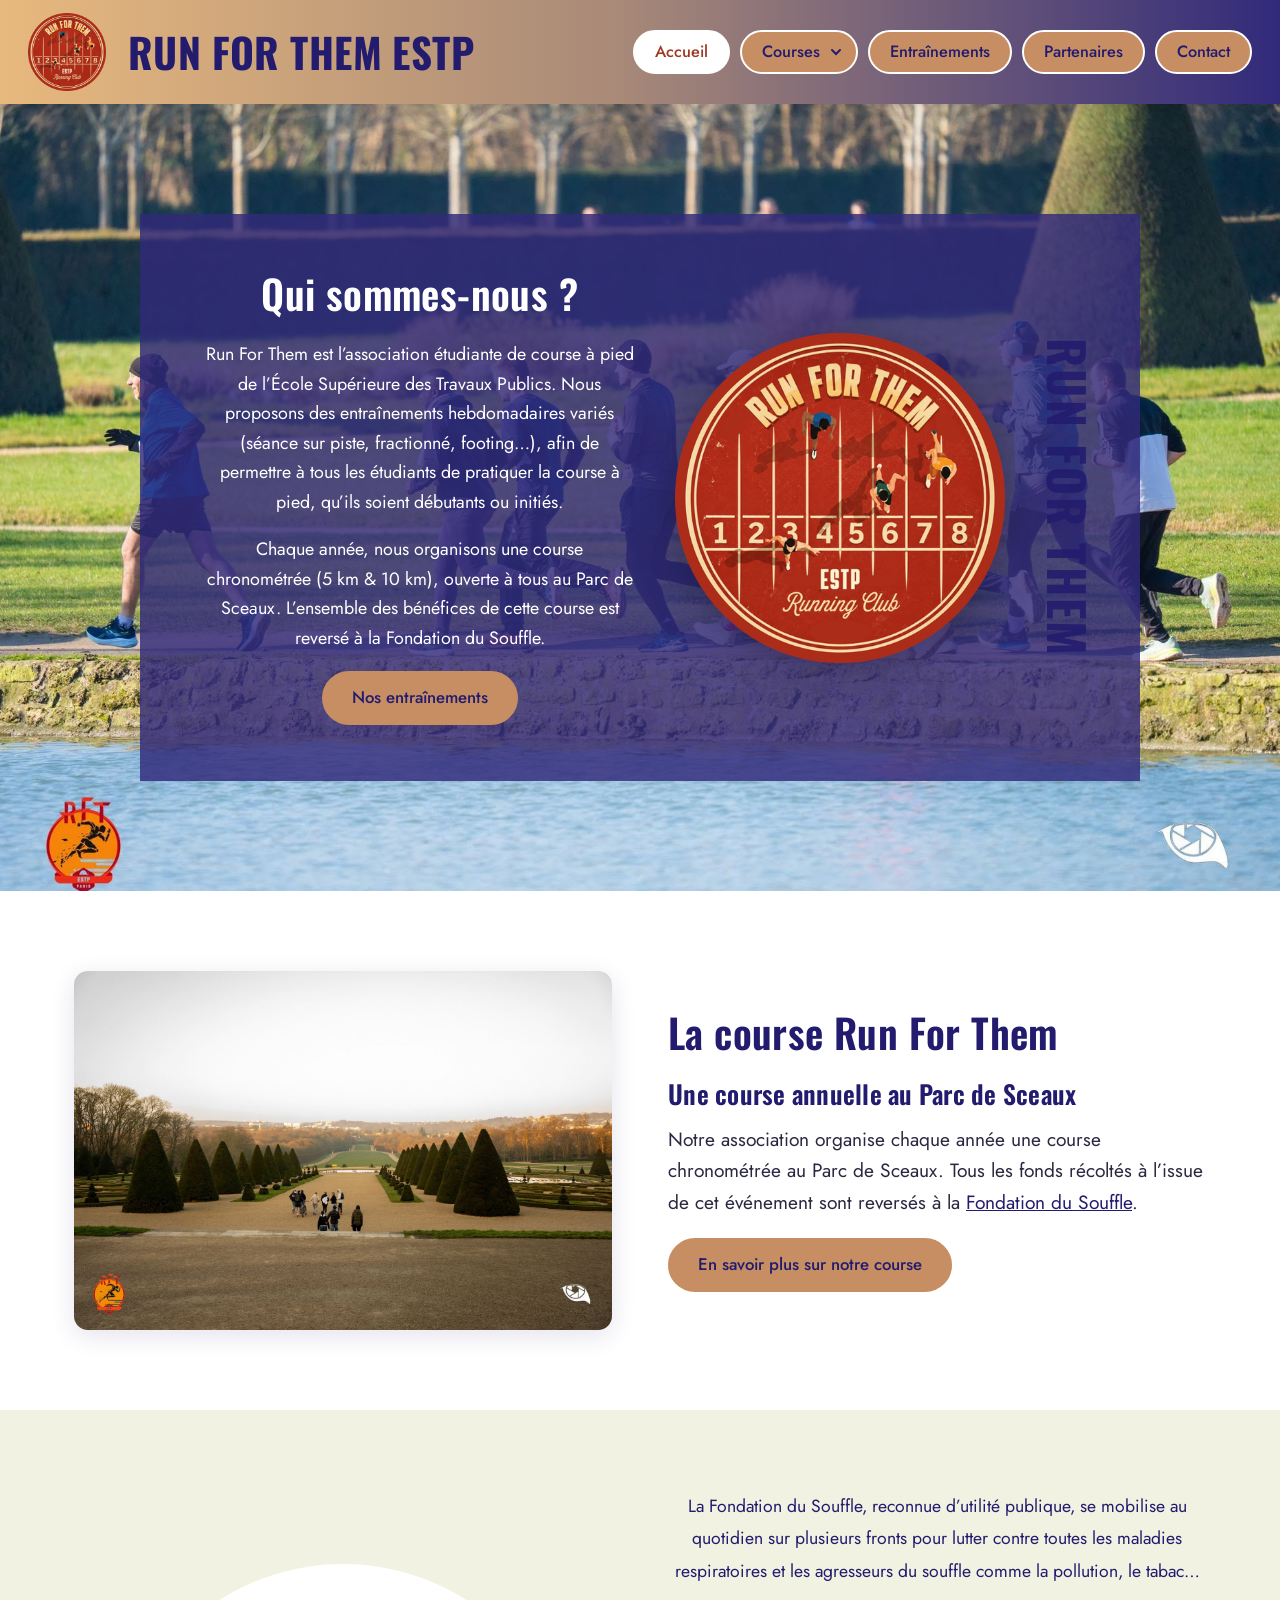
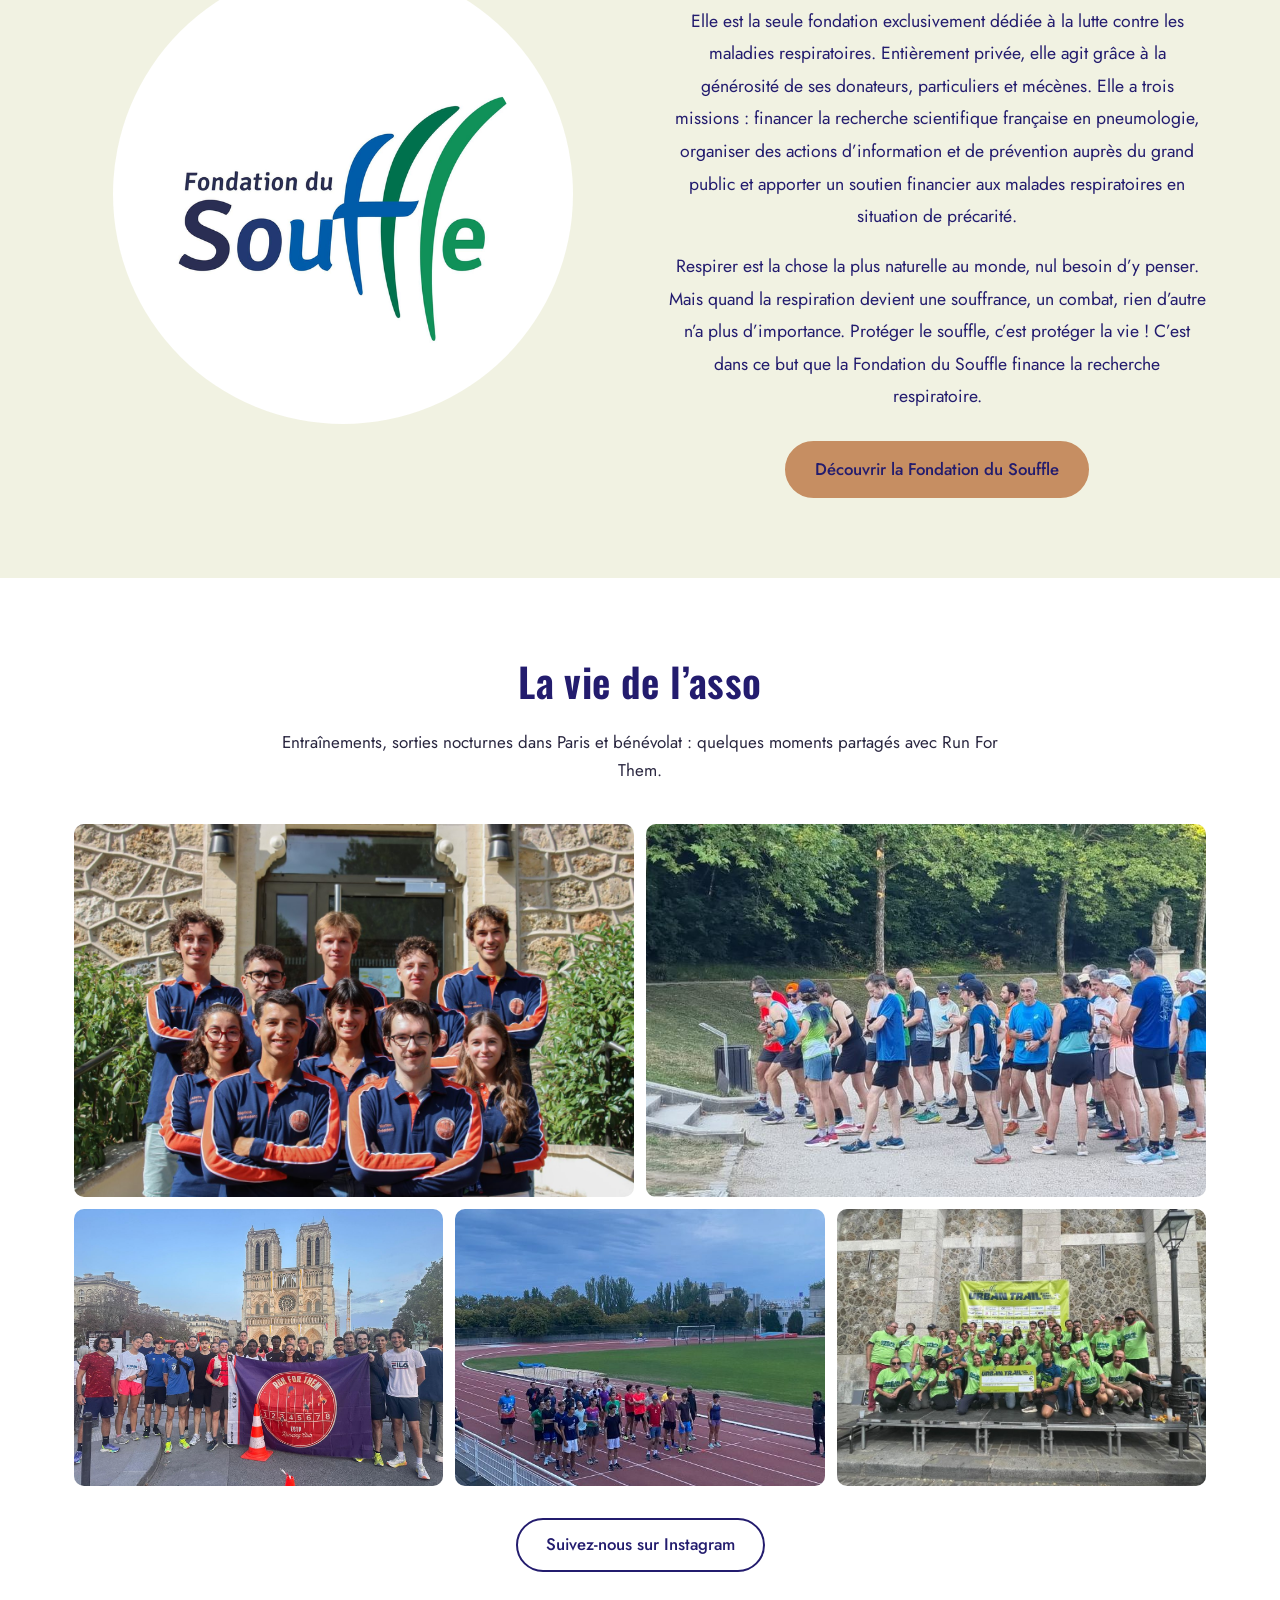
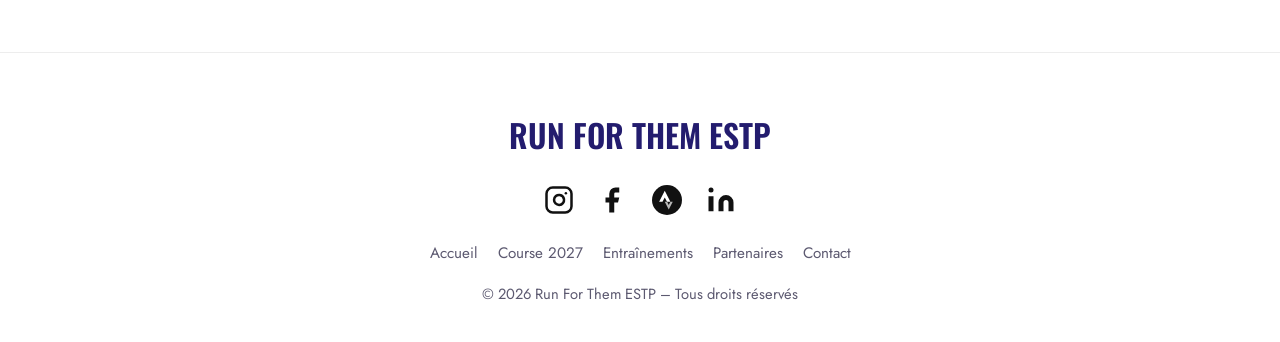
<file: index.html>
<!DOCTYPE html>
<html lang="fr">
<head>
  <meta charset="utf-8">
  <meta name="viewport" content="width=device-width, initial-scale=1">
  <title>Run For Them ESTP – Association de course à pied de l’ESTP</title>
  <meta name="description" content="Run For Them, association de course à pied de l’ESTP : entraînements chaque semaine et course caritative au Parc de Sceaux pour la Fondation du Souffle.">
  <meta property="og:type" content="website">
  <meta property="og:site_name" content="Run For Them ESTP">
  <meta property="og:title" content="Run For Them ESTP – Association de course à pied de l’ESTP">
  <meta property="og:description" content="Run For Them, association de course à pied de l’ESTP : entraînements chaque semaine et course caritative au Parc de Sceaux pour la Fondation du Souffle.">
  <link rel="canonical" href="https://runforthem.fr/">
  <meta property="og:url" content="https://runforthem.fr/">
  <meta property="og:locale" content="fr_FR">
  <meta property="og:image" content="https://runforthem.fr/assets/img/partage-run-for-them.jpg">
  <meta property="og:image:width" content="1200">
  <meta property="og:image:height" content="630">
  <meta name="twitter:card" content="summary_large_image">
  <meta name="twitter:title" content="Run For Them ESTP – Association de course à pied de l’ESTP">
  <meta name="twitter:description" content="Run For Them, association de course à pied de l’ESTP : entraînements chaque semaine et course caritative au Parc de Sceaux pour la Fondation du Souffle.">
  <meta name="twitter:image" content="https://runforthem.fr/assets/img/partage-run-for-them.jpg">
  <script type="application/ld+json">
{
  "@context": "https://schema.org",
  "@type": "SportsOrganization",
  "@id": "https://runforthem.fr/#organisation",
  "name": "Run For Them ESTP",
  "alternateName": "RFT ESTP",
  "url": "https://runforthem.fr/",
  "logo": "https://runforthem.fr/assets/img/logo-rft.png",
  "description": "Association étudiante de course à pied de l’ESTP (École Supérieure des Travaux Publics), organisatrice d’une course caritative annuelle au Parc de Sceaux au profit de la Fondation du Souffle.",
  "sport": "Course à pied",
  "parentOrganization": {
    "@type": "CollegeOrUniversity",
    "name": "ESTP – École Supérieure des Travaux Publics"
  },
  "sameAs": [
    "https://www.instagram.com/rft_estp/",
    "https://www.facebook.com/asso.runforthem.etp",
    "https://www.linkedin.com/company/runforthem/"
  ]
}
  </script>
  <meta name="theme-color" content="#231c6e">
  <link rel="icon" type="image/png" href="assets/img/favicon.png">
  <link rel="apple-touch-icon" href="assets/img/apple-touch-icon.png">
  <link rel="preconnect" href="https://fonts.googleapis.com">
  <link rel="preconnect" href="https://fonts.gstatic.com" crossorigin>
  <link href="https://fonts.googleapis.com/css2?family=Jost:wght@400;500;600&family=Oswald:wght@500;600;700&display=swap" rel="stylesheet">
  <link rel="stylesheet" href="assets/css/style.css">
</head>
<body>
  <a class="lien-evitement" href="#contenu">Aller au contenu</a>

  <!-- ===== EN-TÊTE (identique sur toutes les pages) ===== -->
  <header class="entete">
    <div class="entete__barre">
      <a class="marque" href="index.html">
        <img src="assets/img/logo-rft.png" alt="" width="480" height="480">
        <span>RUN FOR THEM ESTP</span>
      </a>
      <button class="burger" type="button" aria-expanded="false" aria-controls="navigation" aria-label="Ouvrir le menu">
        <svg viewBox="0 0 24 24" fill="none" stroke="currentColor" stroke-width="2.4" stroke-linecap="round" aria-hidden="true"><path d="M3 6h18M3 12h18M3 18h18"/></svg>
      </button>
    <nav class="nav" id="navigation" aria-label="Menu principal">
      <ul>
        <li><a href="index.html" aria-current="page">Accueil</a></li>
        <li class="nav__item-sous">
          <div class="nav__groupe">
            <a href="course-2027.html">Courses</a>
            <button class="nav__sous-bouton" type="button" aria-expanded="false" aria-controls="sous-menu-course" aria-label="Afficher les éditions"><svg class="nav__fleche" viewBox="0 0 12 12" aria-hidden="true"><path d="M2 4l4 4 4-4" fill="none" stroke="currentColor" stroke-width="2" stroke-linecap="round"/></svg></button>
          </div>
          <ul class="nav__sous-menu" id="sous-menu-course">
            <li><a href="course-2027.html">Run For Them Édition 2027</a></li>
            <li><a href="edition-2026.html">Run For Them Édition 2026</a></li>
          </ul>
        </li>
        <li><a href="entrainements.html">Entraînements</a></li>
        <li><a href="partenaires.html">Partenaires</a></li>
        <li><a href="contact.html">Contact</a></li>
      </ul>
    </nav>
    </div>
  </header>

  <main id="contenu">
    <h1 class="visuellement-cache">Run For Them ESTP – association étudiante de course à pied</h1>

    <!-- Qui sommes-nous ? -->
    <section class="heros" style="background-image: url('assets/img/accueil-coureurs.jpg');">
      <div class="heros__panneau">
        <div class="heros__texte">
          <h2>Qui sommes-nous ?</h2>
          <p>Run For Them est l’association étudiante de course à pied de l’École Supérieure des Travaux Publics. Nous proposons des entraînements hebdomadaires variés (séance sur piste, fractionné, footing…), afin de permettre à tous les étudiants de pratiquer la course à pied, qu’ils soient débutants ou initiés.</p>
          <p>Chaque année, nous organisons une course chronométrée (5 km &amp; 10 km), ouverte à tous au Parc de Sceaux. L’ensemble des bénéfices de cette course est reversé à la Fondation du Souffle.</p>
          <a class="bouton" href="entrainements.html">Nos entraînements</a>
        </div>
        <div class="heros__logo"><img src="assets/img/logo-rft.png" alt="Logo Run For Them – ESTP Running Club" width="480" height="480"></div>
        <div class="heros__vertical" aria-hidden="true">RUN FOR THEM</div>
      </div>
    </section>

    <!-- La course annuelle -->
    <section class="section">
      <div class="conteneur duo">
        <div class="duo__media"><img src="assets/img/parc-perspective.jpg" alt="La grande perspective du Parc de Sceaux vue depuis le château" width="1600" height="1066" loading="lazy" decoding="async"></div>
        <div>
          <h2>La course Run For Them</h2>
          <h3>Une course annuelle au Parc de Sceaux</h3>
          <p class="chapeau">Notre association organise chaque année une course chronométrée au Parc de Sceaux. Tous les fonds récoltés à l’issue de cet événement sont reversés à la <a href="https://www.lesouffle.org" target="_blank" rel="noopener">Fondation du Souffle</a>.</p>
          <a class="bouton" href="course-2027.html">En savoir plus sur notre course</a>
        </div>
      </div>
    </section>

    <!-- Fondation du Souffle -->
    <section class="section section--creme" id="fondation">
      <div class="conteneur duo">
        <div class="duo__media duo__media--rond"><img src="assets/img/fondation-souffle.png" alt="Logo de la Fondation du Souffle" width="600" height="600" loading="lazy" decoding="async"></div>
        <div class="fondation__texte">
          <h2 class="visuellement-cache">La Fondation du Souffle</h2>
          <p>La Fondation du Souffle, reconnue d’utilité publique, se mobilise au quotidien sur plusieurs fronts pour lutter contre toutes les maladies respiratoires et les agresseurs du souffle comme la pollution, le tabac…</p>
          <p>Elle est la seule fondation exclusivement dédiée à la lutte contre les maladies respiratoires. Entièrement privée, elle agit grâce à la générosité de ses donateurs, particuliers et mécènes. Elle a trois missions : financer la recherche scientifique française en pneumologie, organiser des actions d’information et de prévention auprès du grand public et apporter un soutien financier aux malades respiratoires en situation de précarité.</p>
          <p>Respirer est la chose la plus naturelle au monde, nul besoin d’y penser. Mais quand la respiration devient une souffrance, un combat, rien d’autre n’a plus d’importance. Protéger le souffle, c’est protéger la vie ! C’est dans ce but que la Fondation du Souffle finance la recherche respiratoire.</p>
          <a class="bouton" href="https://www.lesouffle.org" target="_blank" rel="noopener">Découvrir la Fondation du Souffle</a>
        </div>
      </div>
    </section>

    <!-- La vie de l'asso -->
    <section class="section">
      <div class="conteneur">
        <div class="intro">
          <h2>La vie de l’asso</h2>
          <p>Entraînements, sorties nocturnes dans Paris et bénévolat : quelques moments partagés avec Run For Them.</p>
        </div>
        <div class="galerie">
          <figure class="g-demi"><img src="assets/img/equipe-mandat-2026-2027.jpg" alt="Les membres de l’association Run For Them en polos de l’association" width="1348" height="899" loading="lazy" decoding="async"></figure>
          <figure class="g-demi"><img src="assets/img/entrainement-running-conseil.jpg" alt="L’entraînement du mercredi dans le parc de Sceaux" width="1400" height="1115" loading="lazy" decoding="async"></figure>
          <figure class="g-tiers"><img src="assets/img/nocturne-notre-dame.jpg" alt="Le groupe devant Notre-Dame de Paris lors d’une sortie nocturne" width="1400" height="1050" loading="lazy" decoding="async"></figure>
          <figure class="g-tiers"><img src="assets/img/entrainement-piste-lundi.jpg" alt="Entraînement sur piste du lundi soir" width="576" height="1024" loading="lazy" decoding="async"></figure>
          <figure class="g-tiers"><img src="assets/img/urban-trail-benevoles.jpg" alt="Les bénévoles Run For Them sur l’Urban Trail" width="900" height="675" loading="lazy" decoding="async"></figure>
        </div>
        <div class="groupe-boutons" style="margin-top:32px">
          <a class="bouton bouton--contour" href="https://www.instagram.com/rft_estp/" target="_blank" rel="noopener">Suivez-nous sur Instagram</a>
        </div>
      </div>
    </section>
  </main>

  <!-- ===== PIED DE PAGE (identique sur toutes les pages) ===== -->
  <footer class="pied">
    <div class="conteneur">
      <p class="pied__titre">RUN FOR THEM ESTP</p>
      <ul class="reseaux"><li><a href="https://www.instagram.com/rft_estp/" target="_blank" rel="noopener" aria-label="Instagram (nouvel onglet)"><svg viewBox="0 0 24 24" fill="none" stroke="currentColor" stroke-width="2" stroke-linecap="round" stroke-linejoin="round" aria-hidden="true"><rect x="2" y="2" width="20" height="20" rx="5"/><path d="M16 11.37A4 4 0 1 1 12.63 8 4 4 0 0 1 16 11.37z"/><line x1="17.5" y1="6.5" x2="17.51" y2="6.5"/></svg></a></li><li><a href="https://www.facebook.com/asso.runforthem.etp" target="_blank" rel="noopener" aria-label="Facebook (nouvel onglet)"><svg viewBox="0 0 24 24" fill="currentColor" aria-hidden="true"><path d="M17 2h-3a5 5 0 0 0-5 5v3H6v4h3v8h4v-8h3l1-4h-4V7a1 1 0 0 1 1-1h3z"/></svg></a></li><li><a href="https://strava.app.link/EHk4rvhUuDb" target="_blank" rel="noopener" aria-label="Strava (nouvel onglet)"><svg viewBox="0 0 24 24" aria-hidden="true"><circle cx="12" cy="12" r="12" fill="currentColor"/><polygon fill="#fff" points="10.2,4.6 5.7,13.4 8.4,13.4 10.2,9.9 12,13.4 14.7,13.4"/><polygon fill="#fff" fill-opacity="0.7" points="14.7,13.4 13.4,16 12.1,13.4 10.2,13.4 13.4,19.6 16.6,13.4"/></svg></a></li><li><a href="https://www.linkedin.com/company/runforthem/?viewAsMember=true" target="_blank" rel="noopener" aria-label="LinkedIn (nouvel onglet)"><svg viewBox="0 0 24 24" fill="currentColor" aria-hidden="true"><path d="M16 8a6 6 0 0 1 6 6v7h-4v-7a2 2 0 0 0-4 0v7h-4v-7a6 6 0 0 1 6-6z"/><rect x="2" y="9" width="4" height="12"/><circle cx="4" cy="4" r="2"/></svg></a></li></ul>
      <ul class="pied__liens">
        <li><a href="index.html">Accueil</a></li>
        <li><a href="course-2027.html">Course 2027</a></li>
        <li><a href="entrainements.html">Entraînements</a></li>
        <li><a href="partenaires.html">Partenaires</a></li>
        <li><a href="contact.html">Contact</a></li>
      </ul>
      <p class="pied__copyright">© 2026 Run For Them ESTP – Tous droits réservés</p>
    </div>
  </footer>

  <script src="assets/js/menu.js"></script>
</body>
</html>
</file>
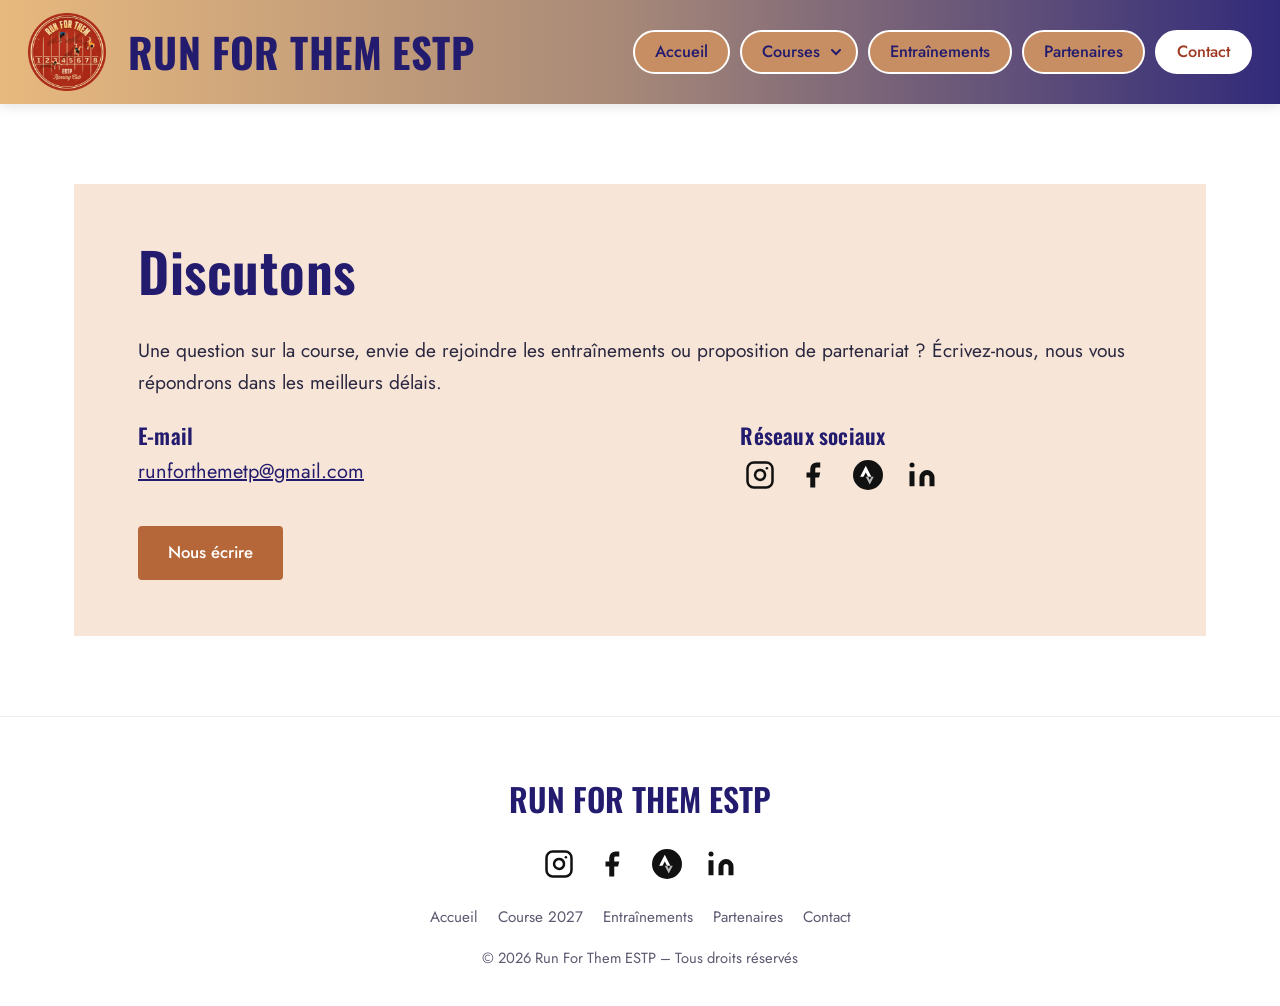
<file: contact.html>
<!DOCTYPE html>
<html lang="fr">
<head>
  <meta charset="utf-8">
  <meta name="viewport" content="width=device-width, initial-scale=1">
  <title>Contact – Run For Them ESTP</title>
  <meta name="description" content="Contactez Run For Them ESTP par e-mail ou sur les réseaux sociaux pour toute question, demande d’information ou proposition de partenariat.">
  <meta property="og:type" content="website">
  <meta property="og:site_name" content="Run For Them ESTP">
  <meta property="og:title" content="Contact – Run For Them ESTP">
  <meta property="og:description" content="Contactez Run For Them ESTP par e-mail ou sur les réseaux sociaux pour toute question, demande d’information ou proposition de partenariat.">
  <link rel="canonical" href="https://runforthem.fr/contact.html">
  <meta property="og:url" content="https://runforthem.fr/contact.html">
  <meta property="og:locale" content="fr_FR">
  <meta property="og:image" content="https://runforthem.fr/assets/img/partage-run-for-them.jpg">
  <meta property="og:image:width" content="1200">
  <meta property="og:image:height" content="630">
  <meta name="twitter:card" content="summary_large_image">
  <meta name="twitter:title" content="Contact – Run For Them ESTP">
  <meta name="twitter:description" content="Contactez Run For Them ESTP par e-mail ou sur les réseaux sociaux pour toute question, demande d’information ou proposition de partenariat.">
  <meta name="twitter:image" content="https://runforthem.fr/assets/img/partage-run-for-them.jpg">
  <meta name="theme-color" content="#231c6e">
  <link rel="icon" type="image/png" href="assets/img/favicon.png">
  <link rel="apple-touch-icon" href="assets/img/apple-touch-icon.png">
  <link rel="preconnect" href="https://fonts.googleapis.com">
  <link rel="preconnect" href="https://fonts.gstatic.com" crossorigin>
  <link href="https://fonts.googleapis.com/css2?family=Jost:wght@400;500;600&family=Oswald:wght@500;600;700&display=swap" rel="stylesheet">
  <link rel="stylesheet" href="assets/css/style.css">
</head>
<body>
  <a class="lien-evitement" href="#contenu">Aller au contenu</a>

  <!-- ===== EN-TÊTE (identique sur toutes les pages) ===== -->
  <header class="entete">
    <div class="entete__barre">
      <a class="marque" href="index.html">
        <img src="assets/img/logo-rft.png" alt="" width="480" height="480">
        <span>RUN FOR THEM ESTP</span>
      </a>
      <button class="burger" type="button" aria-expanded="false" aria-controls="navigation" aria-label="Ouvrir le menu">
        <svg viewBox="0 0 24 24" fill="none" stroke="currentColor" stroke-width="2.4" stroke-linecap="round" aria-hidden="true"><path d="M3 6h18M3 12h18M3 18h18"/></svg>
      </button>
    <nav class="nav" id="navigation" aria-label="Menu principal">
      <ul>
        <li><a href="index.html">Accueil</a></li>
       <li class="nav__item-sous">
          <div class="nav__groupe">
            <a href="course-2027.html">Courses</a>
            <button class="nav__sous-bouton" type="button" aria-expanded="false" aria-controls="sous-menu-course" aria-label="Afficher les éditions"><svg class="nav__fleche" viewBox="0 0 12 12" aria-hidden="true"><path d="M2 4l4 4 4-4" fill="none" stroke="currentColor" stroke-width="2" stroke-linecap="round"/></svg></button>
          </div>
          <ul class="nav__sous-menu" id="sous-menu-course">
            <li><a href="course-2027.html">Run For Them Édition 2027</a></li>
            <li><a href="edition-2026.html">Run For Them Édition 2026</a></li>
          </ul>
        </li>
        <li><a href="entrainements.html">Entraînements</a></li>
        <li><a href="partenaires.html">Partenaires</a></li>
        <li><a href="contact.html" aria-current="page">Contact</a></li>
      </ul>
    </nav>
    </div>
  </header>

  <main id="contenu">
    <section class="section">
      <div class="conteneur">
        <div class="contact-bloc">
          <h1>Discutons</h1>
          <p class="chapeau">Une question sur la course, envie de rejoindre les entraînements ou proposition de partenariat ? Écrivez-nous, nous vous répondrons dans les meilleurs délais.</p>
          <div class="contact-grille">
            <div>
              <h3>E-mail</h3>
              <p class="contact-email"><a href="mailto:runforthemetp@gmail.com">runforthemetp@gmail.com</a></p>
              <a class="bouton bouton--orange" href="mailto:runforthemetp@gmail.com?subject=Contact%20depuis%20le%20site%20Run%20For%20Them">Nous écrire</a>
            </div>
            <div>
              <h3>Réseaux sociaux</h3>
              <ul class="reseaux"><li><a href="https://www.instagram.com/rft_estp/" target="_blank" rel="noopener" aria-label="Instagram (nouvel onglet)"><svg viewBox="0 0 24 24" fill="none" stroke="currentColor" stroke-width="2" stroke-linecap="round" stroke-linejoin="round" aria-hidden="true"><rect x="2" y="2" width="20" height="20" rx="5"/><path d="M16 11.37A4 4 0 1 1 12.63 8 4 4 0 0 1 16 11.37z"/><line x1="17.5" y1="6.5" x2="17.51" y2="6.5"/></svg></a></li><li><a href="https://www.facebook.com/asso.runforthem.etp" target="_blank" rel="noopener" aria-label="Facebook (nouvel onglet)"><svg viewBox="0 0 24 24" fill="currentColor" aria-hidden="true"><path d="M17 2h-3a5 5 0 0 0-5 5v3H6v4h3v8h4v-8h3l1-4h-4V7a1 1 0 0 1 1-1h3z"/></svg></a></li><li><a href="https://strava.app.link/EHk4rvhUuDb" target="_blank" rel="noopener" aria-label="Strava (nouvel onglet)"><svg viewBox="0 0 24 24" aria-hidden="true"><circle cx="12" cy="12" r="12" fill="currentColor"/><polygon fill="#fff" points="10.2,4.6 5.7,13.4 8.4,13.4 10.2,9.9 12,13.4 14.7,13.4"/><polygon fill="#fff" fill-opacity="0.7" points="14.7,13.4 13.4,16 12.1,13.4 10.2,13.4 13.4,19.6 16.6,13.4"/></svg></a></li><li><a href="https://www.linkedin.com/in/runforthemestp" target="_blank" rel="noopener" aria-label="LinkedIn (nouvel onglet)"><svg viewBox="0 0 24 24" fill="currentColor" aria-hidden="true"><path d="M16 8a6 6 0 0 1 6 6v7h-4v-7a2 2 0 0 0-4 0v7h-4v-7a6 6 0 0 1 6-6z"/><rect x="2" y="9" width="4" height="12"/><circle cx="4" cy="4" r="2"/></svg></a></li></ul>
            </div>
          </div>
        </div>
      </div>
    </section>
  </main>

  <!-- ===== PIED DE PAGE (identique sur toutes les pages) ===== -->
  <footer class="pied">
    <div class="conteneur">
      <p class="pied__titre">RUN FOR THEM ESTP</p>
      <ul class="reseaux"><li><a href="https://www.instagram.com/rft_estp/" target="_blank" rel="noopener" aria-label="Instagram (nouvel onglet)"><svg viewBox="0 0 24 24" fill="none" stroke="currentColor" stroke-width="2" stroke-linecap="round" stroke-linejoin="round" aria-hidden="true"><rect x="2" y="2" width="20" height="20" rx="5"/><path d="M16 11.37A4 4 0 1 1 12.63 8 4 4 0 0 1 16 11.37z"/><line x1="17.5" y1="6.5" x2="17.51" y2="6.5"/></svg></a></li><li><a href="https://www.facebook.com/asso.runforthem.etp" target="_blank" rel="noopener" aria-label="Facebook (nouvel onglet)"><svg viewBox="0 0 24 24" fill="currentColor" aria-hidden="true"><path d="M17 2h-3a5 5 0 0 0-5 5v3H6v4h3v8h4v-8h3l1-4h-4V7a1 1 0 0 1 1-1h3z"/></svg></a></li><li><a href="https://strava.app.link/EHk4rvhUuDb" target="_blank" rel="noopener" aria-label="Strava (nouvel onglet)"><svg viewBox="0 0 24 24" aria-hidden="true"><circle cx="12" cy="12" r="12" fill="currentColor"/><polygon fill="#fff" points="10.2,4.6 5.7,13.4 8.4,13.4 10.2,9.9 12,13.4 14.7,13.4"/><polygon fill="#fff" fill-opacity="0.7" points="14.7,13.4 13.4,16 12.1,13.4 10.2,13.4 13.4,19.6 16.6,13.4"/></svg></a></li><li><a href="https://www.linkedin.com/company/runforthem/?viewAsMember=true" target="_blank" rel="noopener" aria-label="LinkedIn (nouvel onglet)"><svg viewBox="0 0 24 24" fill="currentColor" aria-hidden="true"><path d="M16 8a6 6 0 0 1 6 6v7h-4v-7a2 2 0 0 0-4 0v7h-4v-7a6 6 0 0 1 6-6z"/><rect x="2" y="9" width="4" height="12"/><circle cx="4" cy="4" r="2"/></svg></a></li></ul>
      <ul class="pied__liens">
        <li><a href="index.html">Accueil</a></li>
        <li><a href="course-2027.html">Course 2027</a></li>
        <li><a href="entrainements.html">Entraînements</a></li>
        <li><a href="partenaires.html">Partenaires</a></li>
        <li><a href="contact.html">Contact</a></li>
      </ul>
      <p class="pied__copyright">© 2026 Run For Them ESTP – Tous droits réservés </p>
    </div>
  </footer>

  <script src="assets/js/menu.js"></script>
</body>
</html>
</file>
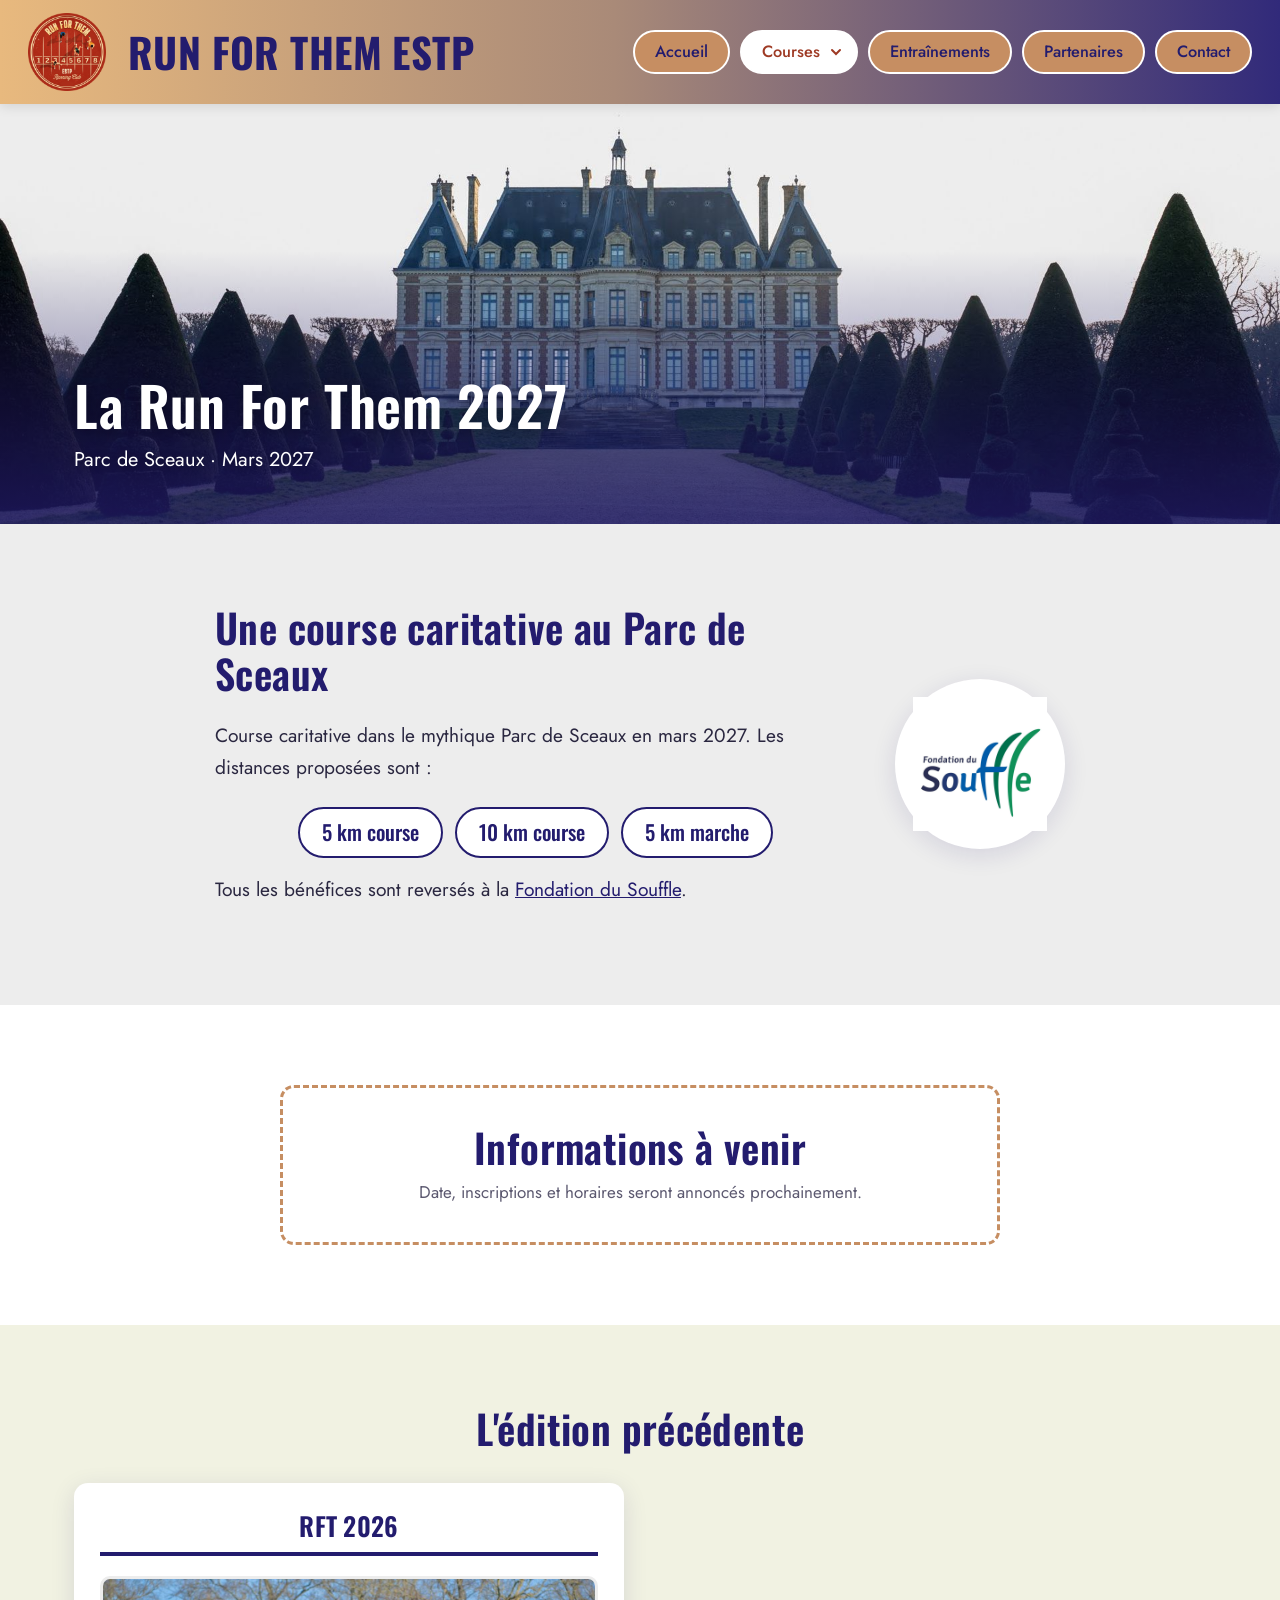
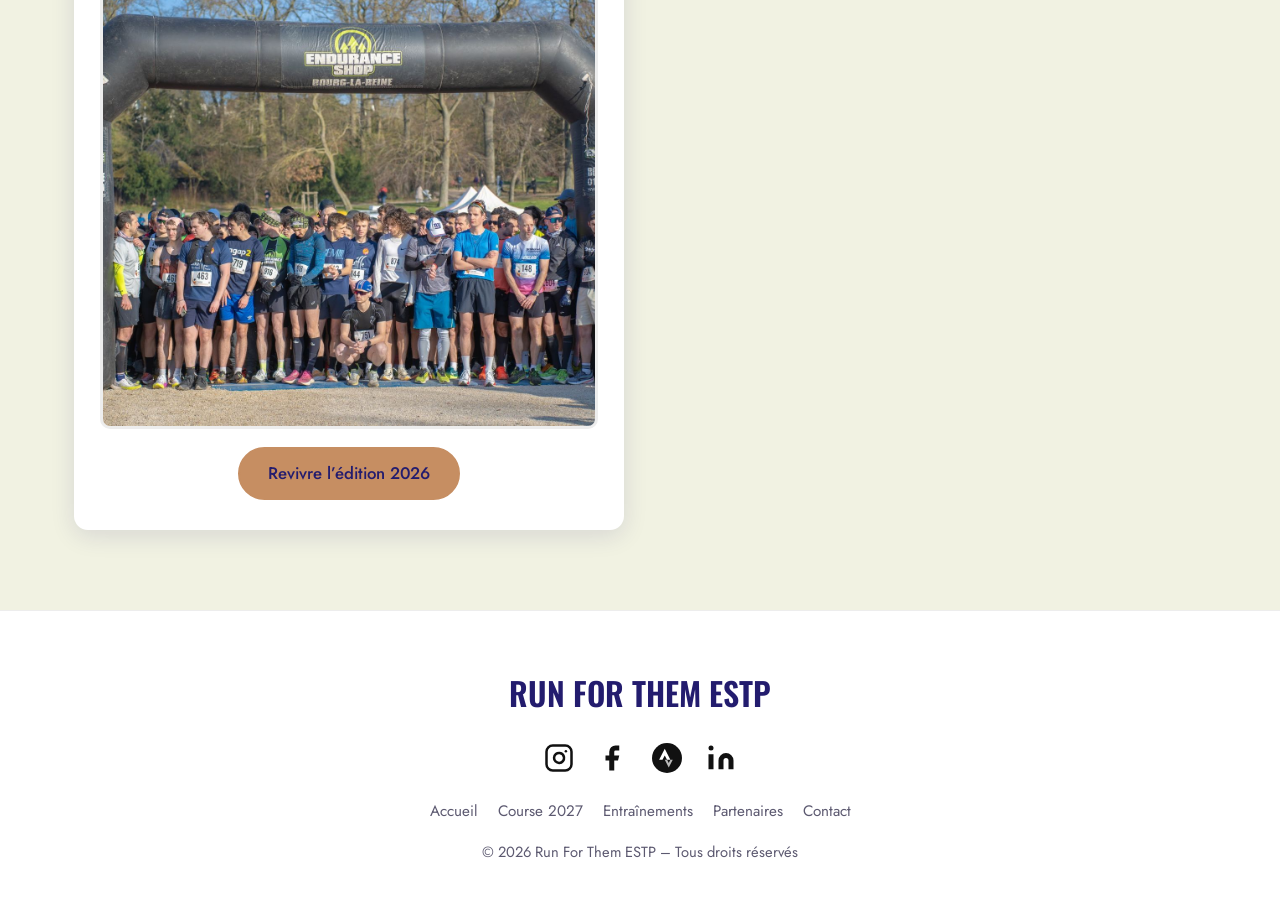
<file: course-2027.html>
<!DOCTYPE html>
<html lang="fr">
<head>
  <meta charset="utf-8">
  <meta name="viewport" content="width=device-width, initial-scale=1">
  <title>Course 2027 – Run For Them ESTP</title>
  <meta name="description" content="Run For Them 2027 : course caritative au Parc de Sceaux en mars 2027. 5 km, 10 km et marche de 5 km, bénéfices reversés à la Fondation du Souffle.">
  <meta property="og:type" content="website">
  <meta property="og:site_name" content="Run For Them ESTP">
  <meta property="og:title" content="Course 2027 – Run For Them ESTP">
  <meta property="og:description" content="Run For Them 2027 : course caritative au Parc de Sceaux en mars 2027. 5 km, 10 km et marche de 5 km, bénéfices reversés à la Fondation du Souffle.">
  <link rel="canonical" href="https://runforthem.fr/course-2027.html">
  <meta property="og:url" content="https://runforthem.fr/course-2027.html">
  <meta property="og:locale" content="fr_FR">
  <meta property="og:image" content="https://runforthem.fr/assets/img/partage-run-for-them.jpg">
  <meta property="og:image:width" content="1200">
  <meta property="og:image:height" content="630">
  <meta name="twitter:card" content="summary_large_image">
  <meta name="twitter:title" content="Course 2027 – Run For Them ESTP">
  <meta name="twitter:description" content="Run For Them 2027 : course caritative au Parc de Sceaux en mars 2027. 5 km, 10 km et marche de 5 km, bénéfices reversés à la Fondation du Souffle.">
  <meta name="twitter:image" content="https://runforthem.fr/assets/img/partage-run-for-them.jpg">
  <script type="application/ld+json">
{
  "@context": "https://schema.org",
  "@type": "SportsEvent",
  "name": "Run For Them 2027 – course caritative au Parc de Sceaux",
  "startDate": "2027-03",
  "eventStatus": "https://schema.org/EventScheduled",
  "eventAttendanceMode": "https://schema.org/OfflineEventAttendanceMode",
  "sport": "Course à pied",
  "description": "Course de 5 km et 10 km et marche de 5 km au Parc de Sceaux. Tous les bénéfices sont reversés à la Fondation du Souffle.",
  "image": "https://runforthem.fr/assets/img/partage-run-for-them.jpg",
  "location": {
    "@type": "Place",
    "name": "Parc de Sceaux",
    "address": {
      "@type": "PostalAddress",
      "addressLocality": "Sceaux",
      "postalCode": "92330",
      "addressRegion": "Hauts-de-Seine",
      "addressCountry": "FR"
    }
  },
  "organizer": {
    "@type": "SportsOrganization",
    "name": "Run For Them ESTP",
    "url": "https://runforthem.fr/"
  },
  "url": "https://runforthem.fr/course-2027.html"
}
  </script>
  <meta name="theme-color" content="#231c6e">
  <link rel="icon" type="image/png" href="assets/img/favicon.png">
  <link rel="apple-touch-icon" href="assets/img/apple-touch-icon.png">
  <link rel="preconnect" href="https://fonts.googleapis.com">
  <link rel="preconnect" href="https://fonts.gstatic.com" crossorigin>
  <link href="https://fonts.googleapis.com/css2?family=Jost:wght@400;500;600&family=Oswald:wght@500;600;700&display=swap" rel="stylesheet">
  <link rel="stylesheet" href="assets/css/style.css">
</head>
<body>
  <a class="lien-evitement" href="#contenu">Aller au contenu</a>

  <!-- ===== EN-TÊTE (identique sur toutes les pages) ===== -->
  <header class="entete">
    <div class="entete__barre">
      <a class="marque" href="index.html">
        <img src="assets/img/logo-rft.png" alt="" width="480" height="480">
        <span>RUN FOR THEM ESTP</span>
      </a>
      <button class="burger" type="button" aria-expanded="false" aria-controls="navigation" aria-label="Ouvrir le menu">
        <svg viewBox="0 0 24 24" fill="none" stroke="currentColor" stroke-width="2.4" stroke-linecap="round" aria-hidden="true"><path d="M3 6h18M3 12h18M3 18h18"/></svg>
      </button>
    <nav class="nav" id="navigation" aria-label="Menu principal">
      <ul>
        <li><a href="index.html">Accueil</a></li>
        <li class="nav__item-sous actif">
          <div class="nav__groupe">
            <a href="course-2027.html">Courses</a>
            <button class="nav__sous-bouton" type="button" aria-expanded="false" aria-controls="sous-menu-course" aria-label="Afficher les éditions"><svg class="nav__fleche" viewBox="0 0 12 12" aria-hidden="true"><path d="M2 4l4 4 4-4" fill="none" stroke="currentColor" stroke-width="2" stroke-linecap="round"/></svg></button>
          </div>
          <ul class="nav__sous-menu" id="sous-menu-course">
            <li><a href="course-2027.html">Run For Them Édition 2027</a></li>
            <li><a href="edition-2026.html">Run For Them Édition 2026</a></li>
          </ul>
        </li>
        <li><a href="entrainements.html">Entraînements</a></li>
        <li><a href="partenaires.html">Partenaires</a></li>
        <li><a href="contact.html">Contact</a></li>
      </ul>
    </nav>
    </div>
  </header>

  <main id="contenu">
    <section class="bandeau" style="background-image: url('assets/img/chateau-allee.jpg');">
      <div class="conteneur bandeau__contenu">
        <h1>La Run For Them 2027</h1>
        <p>Parc de Sceaux · Mars 2027</p>
      </div>
    </section>

    <section class="section section--gris">
      <div class="conteneur titre-course">
        <div>
          <h2>Une course caritative au Parc de Sceaux</h2>
          <p class="chapeau">Course caritative dans le mythique Parc de Sceaux en mars 2027. Les distances proposées sont :</p>
        <ul class="puces-distances" aria-label="Distances proposées">
          <li>5 km course</li><li>10 km course</li><li>5 km marche</li>
        </ul>
          <p class="chapeau" style="margin-top:16px">Tous les bénéfices sont reversés à la <a href="https://www.lesouffle.org" target="_blank" rel="noopener">Fondation du Souffle</a>.</p>
        </div>
        <div class="medaillon"><img src="assets/img/fondation-souffle.png" alt="Logo de la Fondation du Souffle" width="600" height="600" loading="lazy" decoding="async"></div>
      </div>
    </section>

    <section class="section">
      <div class="conteneur">
        <!-- Quand les informations 2027 seront connues, remplacez ce bloc (voir LISEZ-MOI) -->
        <div class="a-venir">
          <h2>Informations à venir</h2>
          <p>Date, inscriptions et horaires seront annoncés prochainement.</p>
        </div>
      </div>
    </section>

    <section class="section section--creme">
      <div class="conteneur">
        <h2 class="centre">L'édition précédente</h2>
        <div class="cartes cartes--2" style="margin-top:32px">
          <div class="carte">
            <h3>RFT 2026</h3>
            <img src="assets/img/2026-depart-2.jpg" alt="Coureurs sous l’arche de départ de l’édition 2026" width="1600" height="1066" loading="lazy" decoding="async">
            <a class="bouton" href="edition-2026.html">Revivre l’édition 2026</a>
          </div>
        </div>
      </div>
    </section>
  </main>

  <!-- ===== PIED DE PAGE (identique sur toutes les pages) ===== -->
  <footer class="pied">
    <div class="conteneur">
      <p class="pied__titre">RUN FOR THEM ESTP</p>
      <ul class="reseaux"><li><a href="https://www.instagram.com/rft_estp/" target="_blank" rel="noopener" aria-label="Instagram (nouvel onglet)"><svg viewBox="0 0 24 24" fill="none" stroke="currentColor" stroke-width="2" stroke-linecap="round" stroke-linejoin="round" aria-hidden="true"><rect x="2" y="2" width="20" height="20" rx="5"/><path d="M16 11.37A4 4 0 1 1 12.63 8 4 4 0 0 1 16 11.37z"/><line x1="17.5" y1="6.5" x2="17.51" y2="6.5"/></svg></a></li><li><a href="https://www.facebook.com/asso.runforthem.etp" target="_blank" rel="noopener" aria-label="Facebook (nouvel onglet)"><svg viewBox="0 0 24 24" fill="currentColor" aria-hidden="true"><path d="M17 2h-3a5 5 0 0 0-5 5v3H6v4h3v8h4v-8h3l1-4h-4V7a1 1 0 0 1 1-1h3z"/></svg></a></li><li><a href="https://strava.app.link/EHk4rvhUuDb" target="_blank" rel="noopener" aria-label="Strava (nouvel onglet)"><svg viewBox="0 0 24 24" aria-hidden="true"><circle cx="12" cy="12" r="12" fill="currentColor"/><polygon fill="#fff" points="10.2,4.6 5.7,13.4 8.4,13.4 10.2,9.9 12,13.4 14.7,13.4"/><polygon fill="#fff" fill-opacity="0.7" points="14.7,13.4 13.4,16 12.1,13.4 10.2,13.4 13.4,19.6 16.6,13.4"/></svg></a></li><li><a href="https://www.linkedin.com/company/runforthem/?viewAsMember=true" target="_blank" rel="noopener" aria-label="LinkedIn (nouvel onglet)"><svg viewBox="0 0 24 24" fill="currentColor" aria-hidden="true"><path d="M16 8a6 6 0 0 1 6 6v7h-4v-7a2 2 0 0 0-4 0v7h-4v-7a6 6 0 0 1 6-6z"/><rect x="2" y="9" width="4" height="12"/><circle cx="4" cy="4" r="2"/></svg></a></li></ul>
      <ul class="pied__liens">
        <li><a href="index.html">Accueil</a></li>
        <li><a href="course-2027.html">Course 2027</a></li>
        <li><a href="entrainements.html">Entraînements</a></li>
        <li><a href="partenaires.html">Partenaires</a></li>
        <li><a href="contact.html">Contact</a></li>
      </ul>
      <p class="pied__copyright">© 2026 Run For Them ESTP – Tous droits réservés</p>
    </div>
  </footer>

  <script src="assets/js/menu.js"></script>
</body>
</html>
</file>
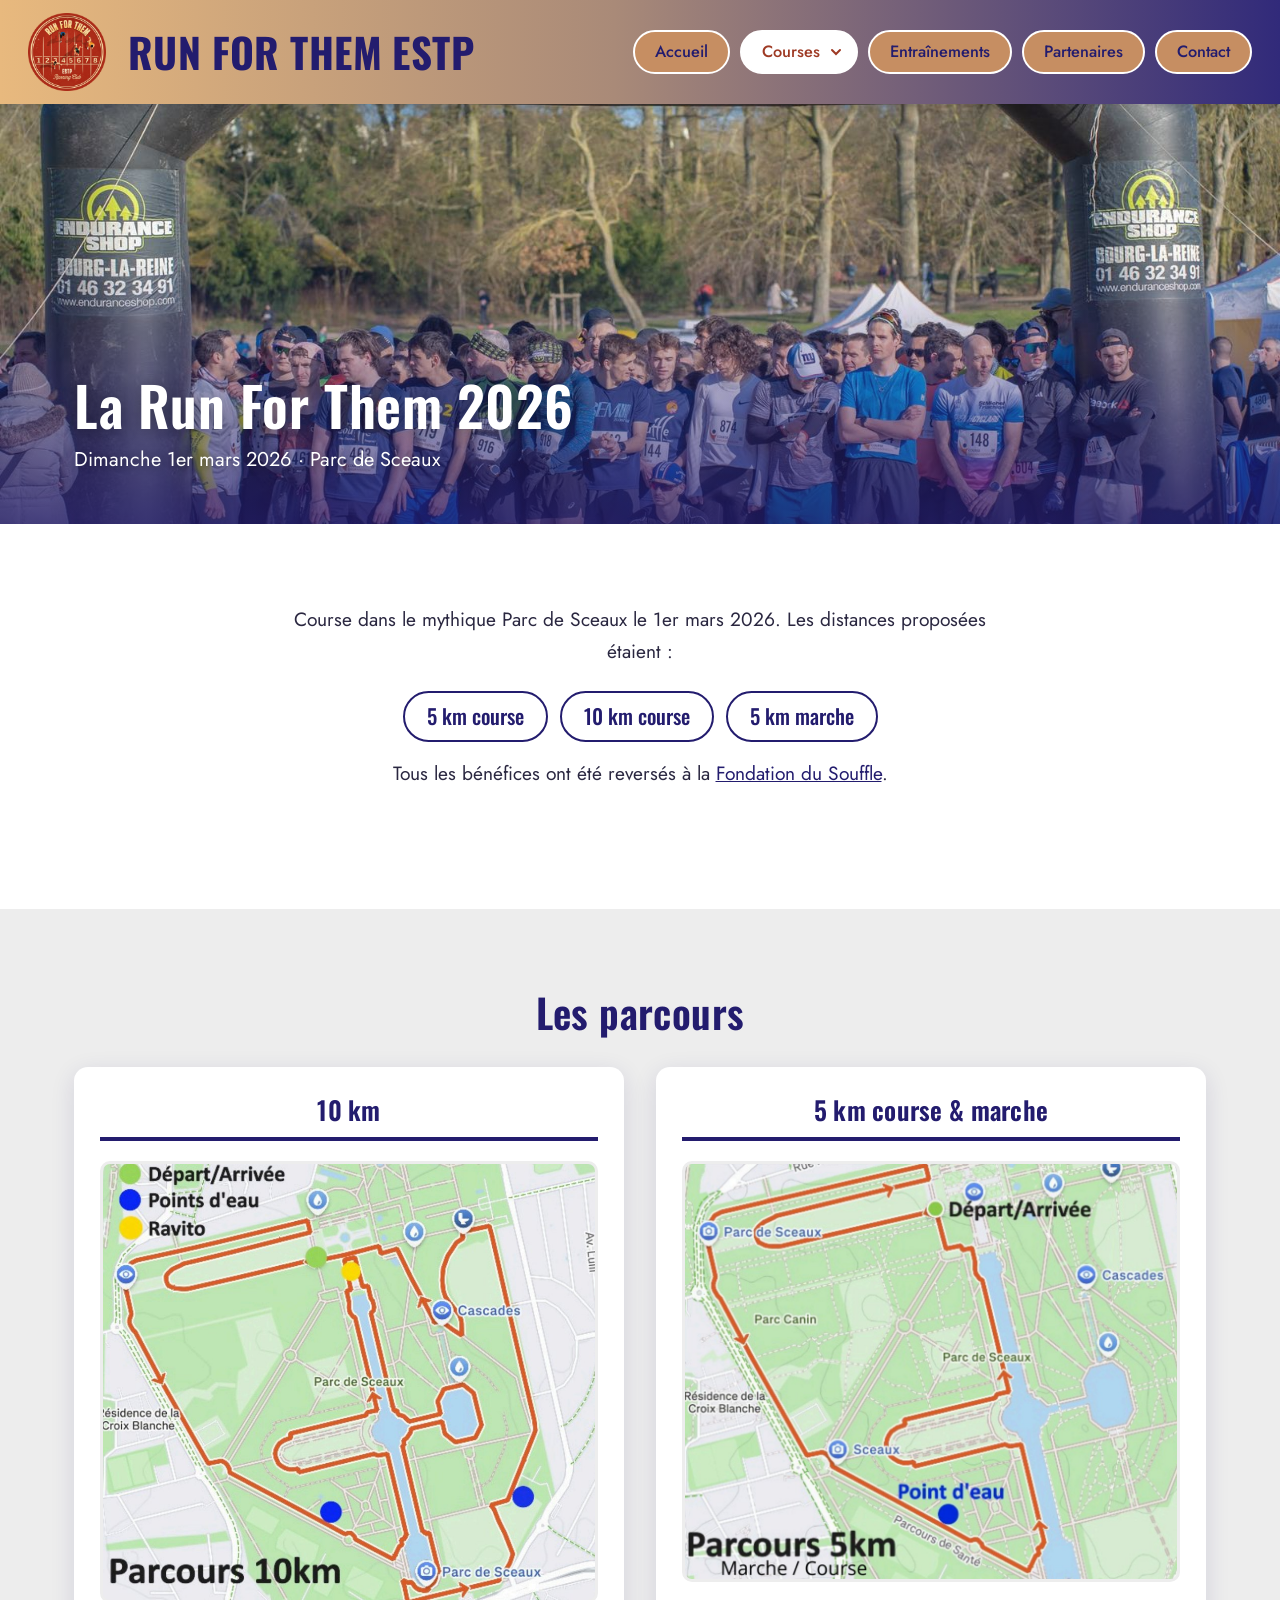
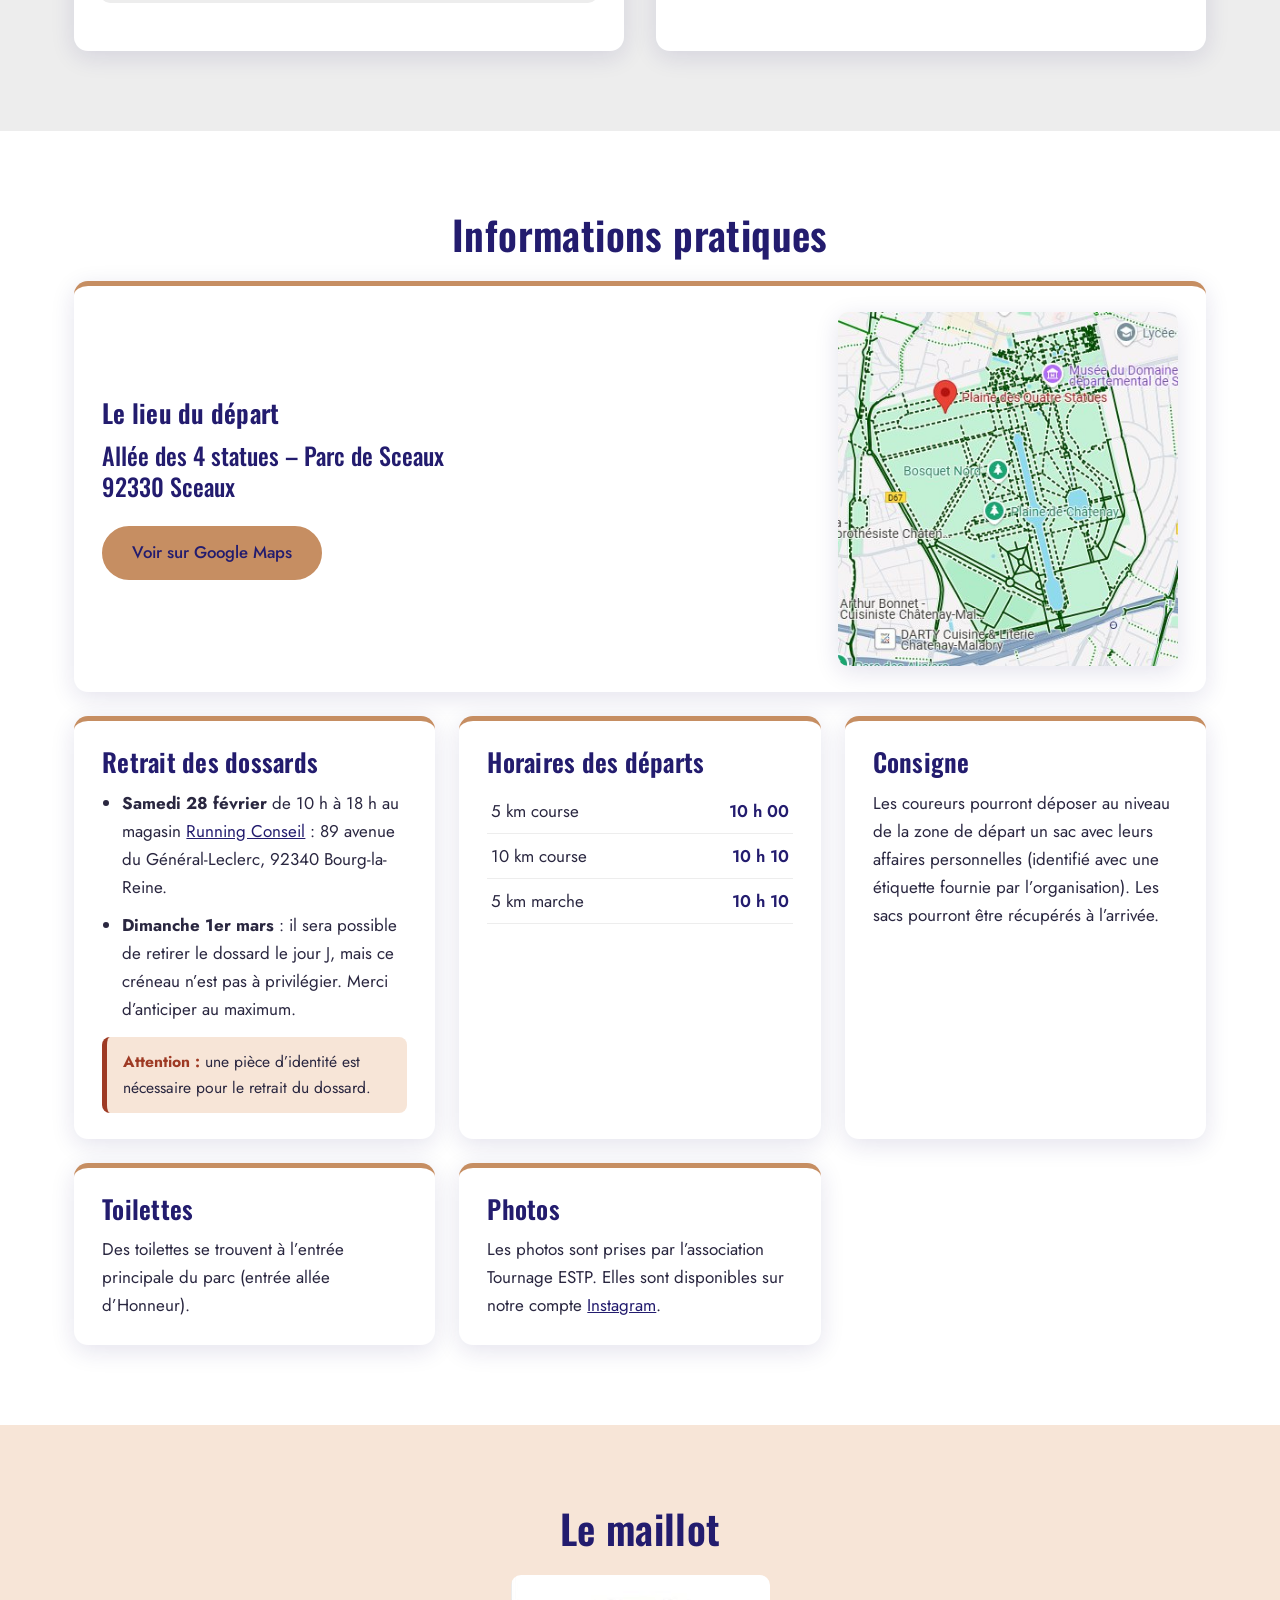
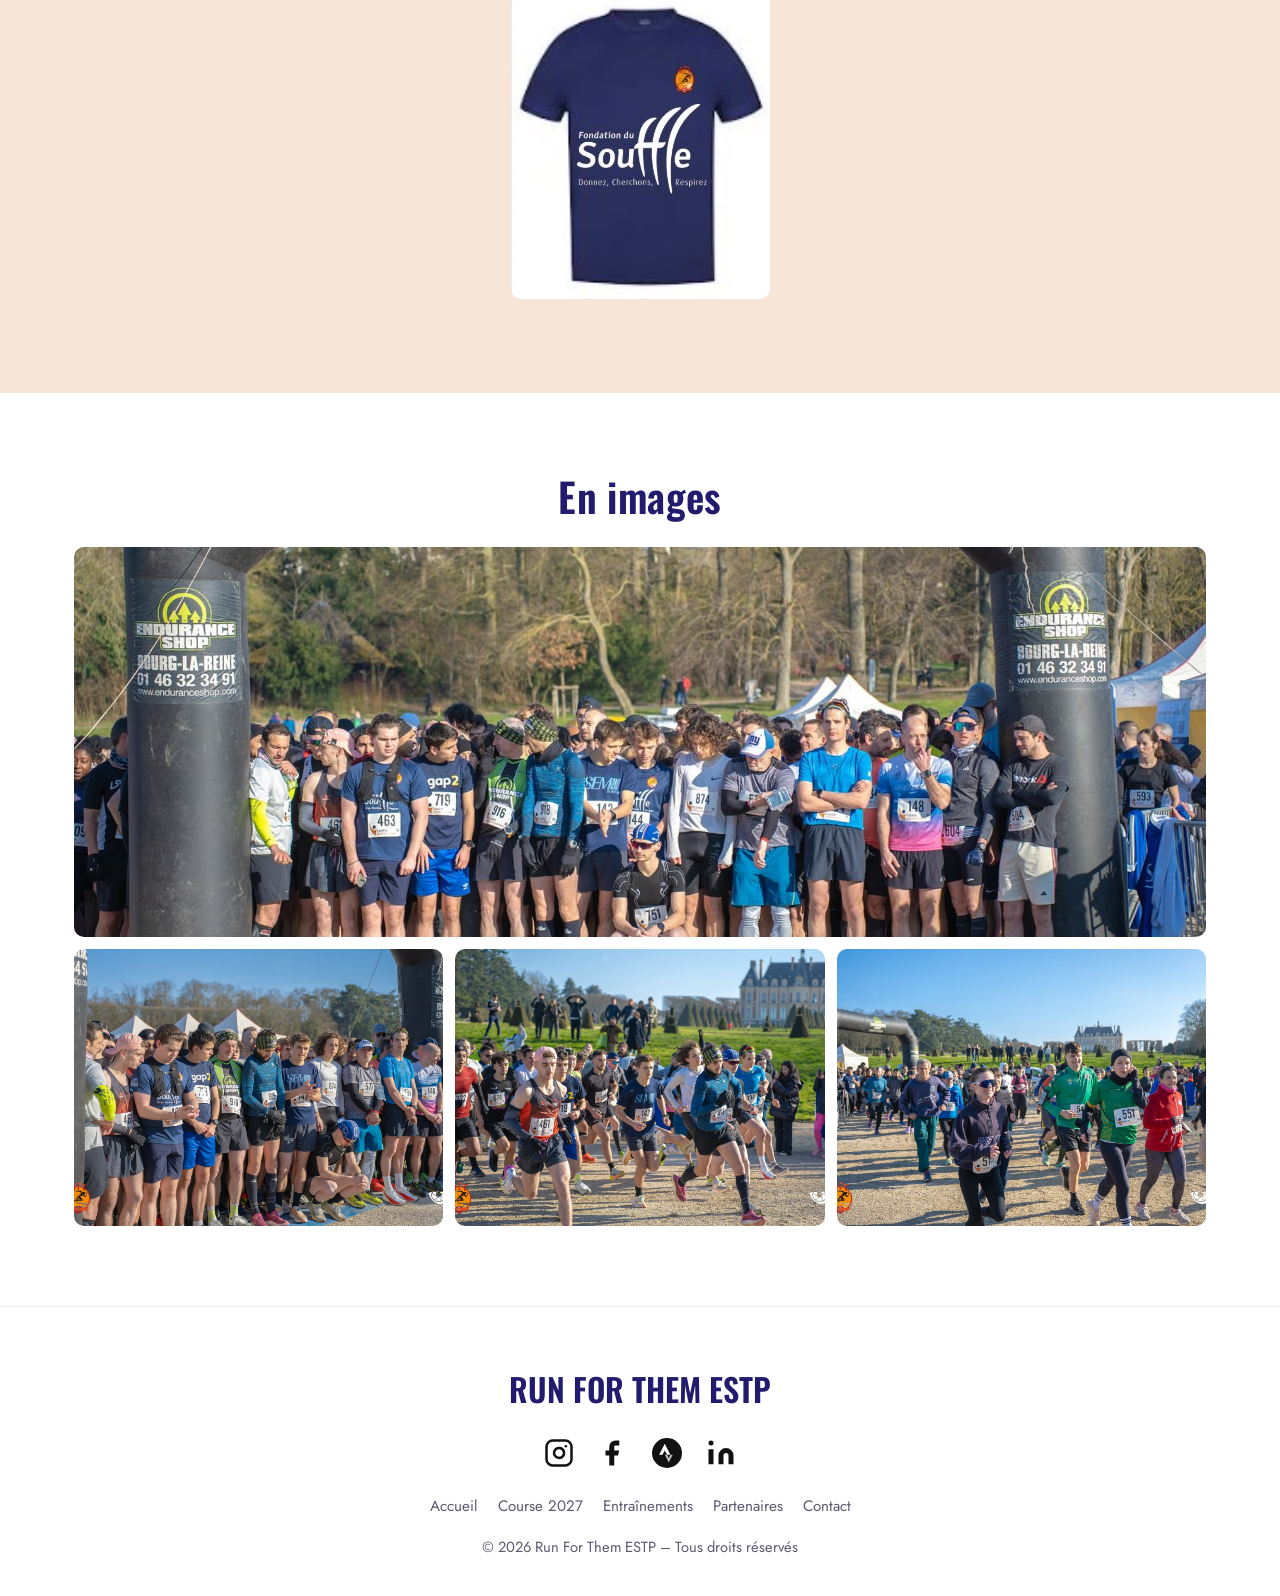
<file: edition-2026.html>
<!DOCTYPE html>
<html lang="fr">
<head>
  <meta charset="utf-8">
  <meta name="viewport" content="width=device-width, initial-scale=1">
  <title>Édition 2026 – Run For Them ESTP</title>
  <meta name="description" content="Revivez l’édition 2026 de la Run For Them au Parc de Sceaux (1er mars 2026) : parcours, informations pratiques, maillot et photos.">
  <meta property="og:type" content="website">
  <meta property="og:site_name" content="Run For Them ESTP">
  <meta property="og:title" content="Édition 2026 – Run For Them ESTP">
  <meta property="og:description" content="Revivez l’édition 2026 de la Run For Them au Parc de Sceaux (1er mars 2026) : parcours, informations pratiques, maillot et photos.">
  <link rel="canonical" href="https://runforthem.fr/edition-2026.html">
  <meta property="og:url" content="https://runforthem.fr/edition-2026.html">
  <meta property="og:locale" content="fr_FR">
  <meta property="og:image" content="https://runforthem.fr/assets/img/partage-run-for-them.jpg">
  <meta property="og:image:width" content="1200">
  <meta property="og:image:height" content="630">
  <meta name="twitter:card" content="summary_large_image">
  <meta name="twitter:title" content="Édition 2026 – Run For Them ESTP">
  <meta name="twitter:description" content="Revivez l’édition 2026 de la Run For Them au Parc de Sceaux (1er mars 2026) : parcours, informations pratiques, maillot et photos.">
  <meta name="twitter:image" content="https://runforthem.fr/assets/img/partage-run-for-them.jpg">
  <script type="application/ld+json">
{
  "@context": "https://schema.org",
  "@type": "SportsEvent",
  "name": "Run For Them 2026 – course caritative au Parc de Sceaux",
  "startDate": "2026-03-01",
  "eventStatus": "https://schema.org/EventScheduled",
  "eventAttendanceMode": "https://schema.org/OfflineEventAttendanceMode",
  "sport": "Course à pied",
  "description": "Édition 2026 de la course caritative Run For Them au Parc de Sceaux, au profit de la Fondation du Souffle.",
  "image": "https://runforthem.fr/assets/img/2026-depart-1.jpg",
  "location": {
    "@type": "Place",
    "name": "Parc de Sceaux",
    "address": {
      "@type": "PostalAddress",
      "addressLocality": "Sceaux",
      "postalCode": "92330",
      "addressRegion": "Hauts-de-Seine",
      "addressCountry": "FR"
    }
  },
  "organizer": {
    "@type": "SportsOrganization",
    "name": "Run For Them ESTP",
    "url": "https://runforthem.fr/"
  },
  "url": "https://runforthem.fr/edition-2026.html"
}
  </script>
  <meta name="theme-color" content="#231c6e">
  <link rel="icon" type="image/png" href="assets/img/favicon.png">
  <link rel="apple-touch-icon" href="assets/img/apple-touch-icon.png">
  <link rel="preconnect" href="https://fonts.googleapis.com">
  <link rel="preconnect" href="https://fonts.gstatic.com" crossorigin>
  <link href="https://fonts.googleapis.com/css2?family=Jost:wght@400;500;600&family=Oswald:wght@500;600;700&display=swap" rel="stylesheet">
  <link rel="stylesheet" href="assets/css/style.css">
</head>
<body>
  <a class="lien-evitement" href="#contenu">Aller au contenu</a>

  <!-- ===== EN-TÊTE (identique sur toutes les pages) ===== -->
  <header class="entete">
    <div class="entete__barre">
      <a class="marque" href="index.html">
        <img src="assets/img/logo-rft.png" alt="" width="480" height="480">
        <span>RUN FOR THEM ESTP</span>
      </a>
      <button class="burger" type="button" aria-expanded="false" aria-controls="navigation" aria-label="Ouvrir le menu">
        <svg viewBox="0 0 24 24" fill="none" stroke="currentColor" stroke-width="2.4" stroke-linecap="round" aria-hidden="true"><path d="M3 6h18M3 12h18M3 18h18"/></svg>
      </button>
    <nav class="nav" id="navigation" aria-label="Menu principal">
      <ul>
        <li><a href="index.html">Accueil</a></li>
        <li class="nav__item-sous actif">
          <div class="nav__groupe">
            <a href="course-2027.html">Courses</a>
            <button class="nav__sous-bouton" type="button" aria-expanded="false" aria-controls="sous-menu-course" aria-label="Afficher les éditions"><svg class="nav__fleche" viewBox="0 0 12 12" aria-hidden="true"><path d="M2 4l4 4 4-4" fill="none" stroke="currentColor" stroke-width="2" stroke-linecap="round"/></svg></button>
          </div>
          <ul class="nav__sous-menu" id="sous-menu-course">
            <li><a href="course-2027.html">Run For Them Édition 2027</a></li>
            <li><a href="edition-2026.html">Run For Them Édition 2026</a></li>
          </ul>
        </li>
        <li><a href="entrainements.html">Entraînements</a></li>
        <li><a href="partenaires.html">Partenaires</a></li>
        <li><a href="contact.html">Contact</a></li>
      </ul>
    </nav>
    </div>
  </header>

  <main id="contenu">
    <section class="bandeau" style="background-image: url('assets/img/2026-depart-2.jpg');">
      <div class="conteneur bandeau__contenu">
        <h1>La Run For Them 2026</h1>
        <p>Dimanche 1er mars 2026 · Parc de Sceaux</p>
      </div>
    </section>

    <section class="section">
      <div class="conteneur intro">
        <p class="chapeau">Course dans le mythique Parc de Sceaux le 1er mars 2026. Les distances proposées étaient :</p>
        <ul class="puces-distances" aria-label="Distances proposées">
          <li>5 km course</li><li>10 km course</li><li>5 km marche</li>
        </ul>
        <p class="chapeau" style="margin-top:16px">Tous les bénéfices ont été reversés à la <a href="https://www.lesouffle.org" target="_blank" rel="noopener">Fondation du Souffle</a>.</p>
      </div>
    </section>

    <section class="section section--gris">
      <div class="conteneur">
        <h2 class="centre">Les parcours</h2>
        <div class="cartes cartes--2" style="margin-top:32px">
          <div class="carte carte--carte">
            <h3>10 km</h3>
            <img src="assets/img/2026-parcours-10km.jpg" alt="Carte du parcours 10 km 2026 dans le Parc de Sceaux, avec départ/arrivée, points d’eau et ravitaillement" width="972" height="861" loading="lazy" decoding="async">
          </div>
          <div class="carte carte--carte">
            <h3>5 km course &amp; marche</h3>
            <img src="assets/img/2026-parcours-5km.jpg" alt="Carte du parcours 5 km course et marche 2026 dans le Parc de Sceaux, avec départ/arrivée et point d’eau" width="1000" height="844" loading="lazy" decoding="async">
          </div>
        </div>
      </div>
    </section>

    <section class="section">
      <div class="conteneur">
        <h2 class="centre">Informations pratiques</h2>
        <div class="info lieu" style="margin-bottom:24px">
          <div>
            <h3>Le lieu du départ</h3>
            <p class="lieu__adresse">Allée des 4 statues – Parc de Sceaux<br>92330 Sceaux</p>
            <a class="bouton" href="https://www.google.com/maps/search/?api=1&query=Plaine+des+Quatre+Statues+Parc+de+Sceaux" target="_blank" rel="noopener">Voir sur Google Maps</a>
          </div>
          <img src="assets/img/plan-depart.jpg" alt="Plan du Parc de Sceaux : le départ se situe sur la Plaine des Quatre Statues, au nord-ouest du parc" width="374" height="390" loading="lazy" decoding="async">
        </div>
        <div class="infos">
          <div class="info">
            <h3>Retrait des dossards</h3>
            <ul>
              <li><strong>Samedi 28 février</strong> de 10 h à 18 h au magasin <a href="https://www.google.com/maps/search/?api=1&query=Running+Conseil+89+Avenue+du+G%C3%A9n%C3%A9ral+Leclerc+92340+Bourg-la-Reine" target="_blank" rel="noopener">Running Conseil</a> : 89 avenue du Général-Leclerc, 92340 Bourg-la-Reine.</li>
              <li><strong>Dimanche 1er mars</strong> : il sera possible de retirer le dossard le jour J, mais ce créneau n’est pas à privilégier. Merci d’anticiper au maximum.</li>
            </ul>
            <p class="attention"><strong>Attention :</strong> une pièce d’identité est nécessaire pour le retrait du dossard.</p>
          </div>
          <div class="info">
            <h3>Horaires des départs</h3>
            <table class="tableau-horaires">
              <tr><td>5 km course</td><td>10 h 00</td></tr>
              <tr><td>10 km course</td><td>10 h 10</td></tr>
              <tr><td>5 km marche</td><td>10 h 10</td></tr>
            </table>
          </div>
          <div class="info">
            <h3>Consigne</h3>
            <p>Les coureurs pourront déposer au niveau de la zone de départ un sac avec leurs affaires personnelles (identifié avec une étiquette fournie par l’organisation). Les sacs pourront être récupérés à l’arrivée.</p>
          </div>
          <div class="info">
            <h3>Toilettes</h3>
            <p>Des toilettes se trouvent à l’entrée principale du parc (entrée allée d’Honneur).</p>
          </div>
          <div class="info">
            <h3>Photos</h3>
            <p>Les photos sont prises par l’association Tournage ESTP. Elles sont disponibles sur notre compte <a href="https://www.instagram.com/rft_estp/" target="_blank" rel="noopener">Instagram</a>.</p>
          </div>
        </div>
      </div>
    </section>

    <section class="section section--peche">
      <div class="conteneur souvenirs">
        <div class="souvenir">
          <h2>Le maillot</h2>
          <img src="assets/img/2026-maillot.jpg" alt="Maillot bleu marine de l’édition 2026, avec le logo de la Fondation du Souffle" width="259" height="324" loading="lazy" decoding="async">
        </div>
      </div>
    </section>

    <section class="section">
      <div class="conteneur">
        <h2 class="centre">En images</h2>
        <div class="galerie" style="margin-top:28px">
          <figure class="g-large"><img src="assets/img/2026-depart-1.jpg" alt="Le peloton rassemblé sous l’arche de départ" width="1600" height="1066" loading="lazy" decoding="async"></figure>
          <figure class="g-tiers"><img src="assets/img/2026-depart-3.jpg" alt="Coureurs sur la ligne de départ" width="1600" height="1066" loading="lazy" decoding="async"></figure>
          <figure class="g-tiers"><img src="assets/img/2026-course-1.jpg" alt="Départ de la course devant le château de Sceaux" width="1600" height="1066" loading="lazy" decoding="async"></figure>
          <figure class="g-tiers"><img src="assets/img/2026-course-2.jpg" alt="Coureurs et marcheurs juste après le départ" width="1600" height="1066" loading="lazy" decoding="async"></figure>
        </div>
      </div>
    </section>
  </main>

  <!-- ===== PIED DE PAGE (identique sur toutes les pages) ===== -->
  <footer class="pied">
    <div class="conteneur">
      <p class="pied__titre">RUN FOR THEM ESTP</p>
      <ul class="reseaux"><li><a href="https://www.instagram.com/rft_estp/" target="_blank" rel="noopener" aria-label="Instagram (nouvel onglet)"><svg viewBox="0 0 24 24" fill="none" stroke="currentColor" stroke-width="2" stroke-linecap="round" stroke-linejoin="round" aria-hidden="true"><rect x="2" y="2" width="20" height="20" rx="5"/><path d="M16 11.37A4 4 0 1 1 12.63 8 4 4 0 0 1 16 11.37z"/><line x1="17.5" y1="6.5" x2="17.51" y2="6.5"/></svg></a></li><li><a href="https://www.facebook.com/asso.runforthem.etp" target="_blank" rel="noopener" aria-label="Facebook (nouvel onglet)"><svg viewBox="0 0 24 24" fill="currentColor" aria-hidden="true"><path d="M17 2h-3a5 5 0 0 0-5 5v3H6v4h3v8h4v-8h3l1-4h-4V7a1 1 0 0 1 1-1h3z"/></svg></a></li><li><a href="https://strava.app.link/EHk4rvhUuDb" target="_blank" rel="noopener" aria-label="Strava (nouvel onglet)"><svg viewBox="0 0 24 24" aria-hidden="true"><circle cx="12" cy="12" r="12" fill="currentColor"/><polygon fill="#fff" points="10.2,4.6 5.7,13.4 8.4,13.4 10.2,9.9 12,13.4 14.7,13.4"/><polygon fill="#fff" fill-opacity="0.7" points="14.7,13.4 13.4,16 12.1,13.4 10.2,13.4 13.4,19.6 16.6,13.4"/></svg></a></li><li><a href="https://www.linkedin.com/company/runforthem/?viewAsMember=true" target="_blank" rel="noopener" aria-label="LinkedIn (nouvel onglet)"><svg viewBox="0 0 24 24" fill="currentColor" aria-hidden="true"><path d="M16 8a6 6 0 0 1 6 6v7h-4v-7a2 2 0 0 0-4 0v7h-4v-7a6 6 0 0 1 6-6z"/><rect x="2" y="9" width="4" height="12"/><circle cx="4" cy="4" r="2"/></svg></a></li></ul>
      <ul class="pied__liens">
        <li><a href="index.html">Accueil</a></li>
        <li><a href="course-2027.html">Course 2027</a></li>
        <li><a href="entrainements.html">Entraînements</a></li>
        <li><a href="partenaires.html">Partenaires</a></li>
        <li><a href="contact.html">Contact</a></li>
      </ul>
      <p class="pied__copyright">© 2026 Run For Them ESTP – Tous droits réservés</p>
    </div>
  </footer>

  <script src="assets/js/menu.js"></script>
</body>
</html>
</file>
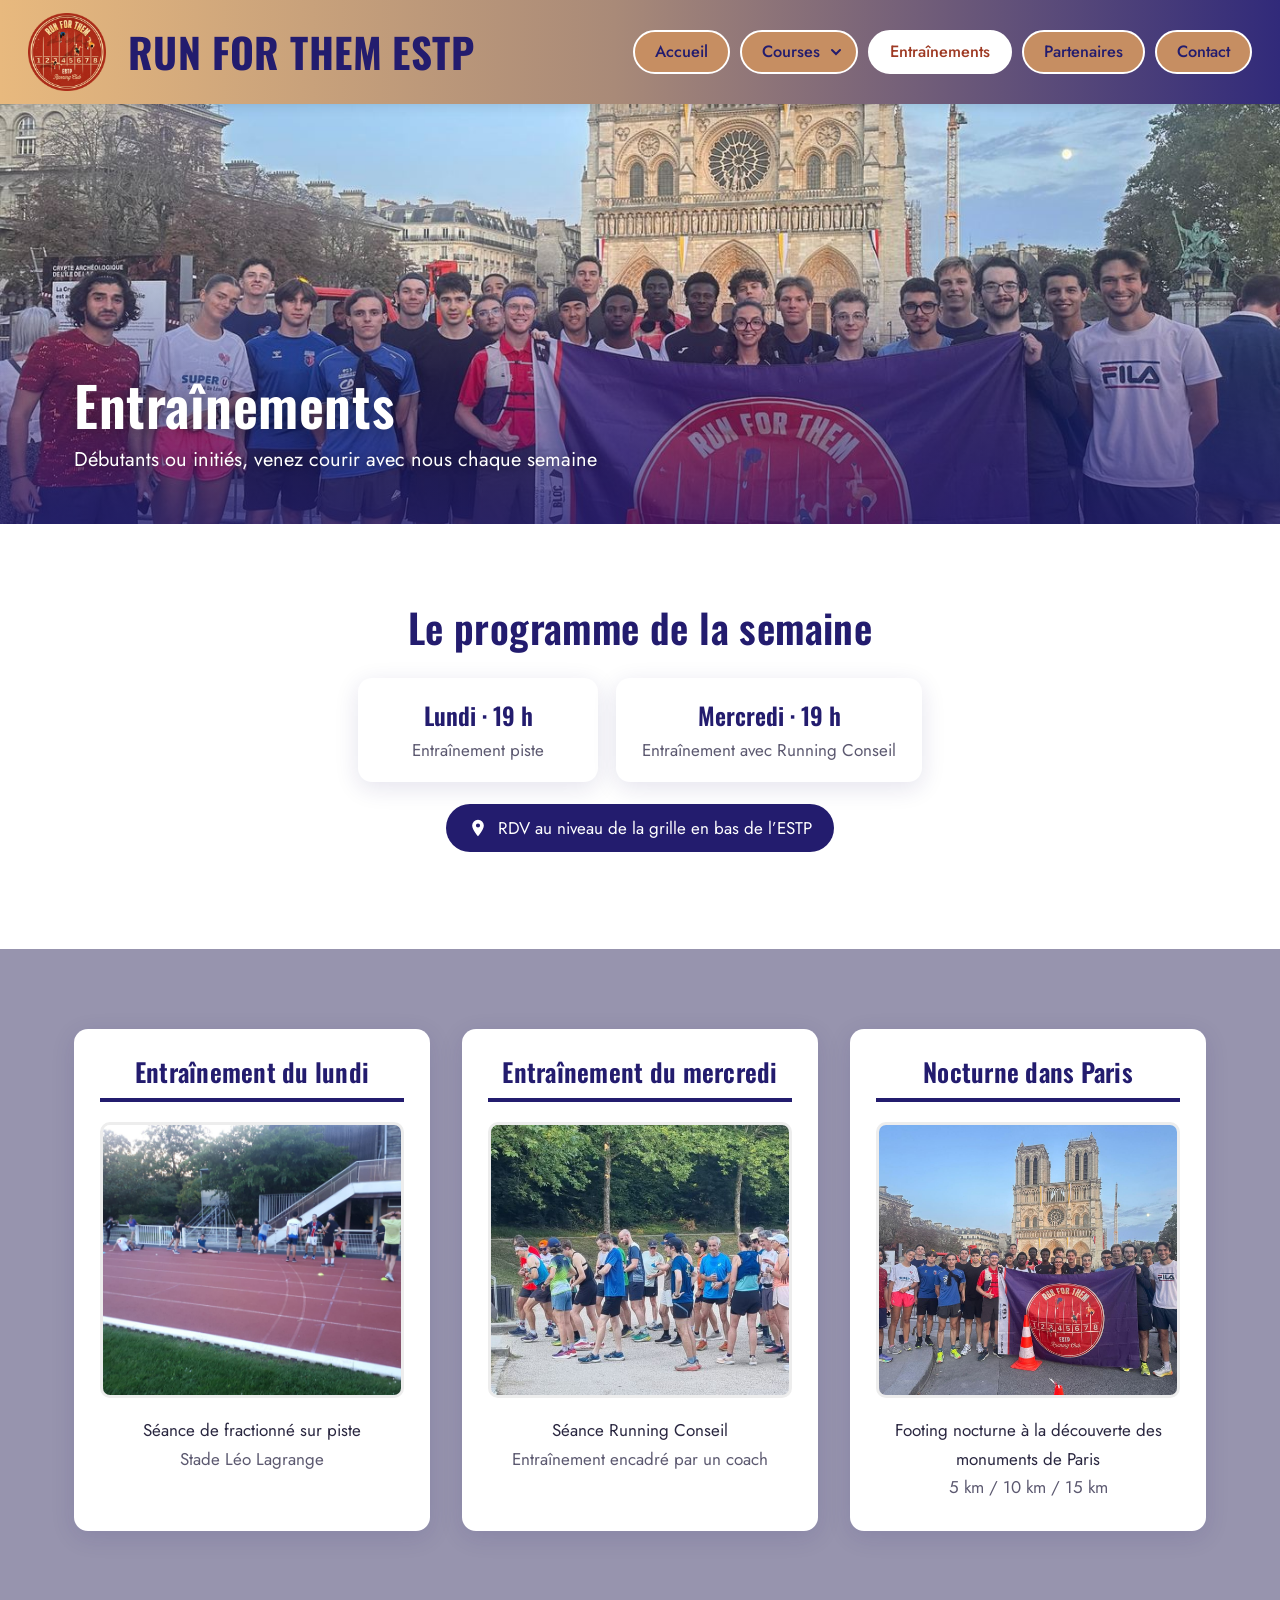
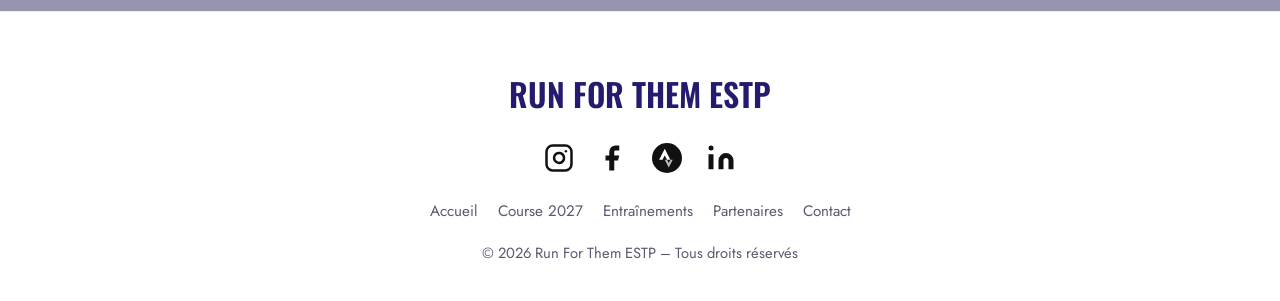
<file: entrainements.html>
<!DOCTYPE html>
<html lang="fr">
<head>
  <meta charset="utf-8">
  <meta name="viewport" content="width=device-width, initial-scale=1">
  <title>Entraînements – Run For Them ESTP</title>
  <meta name="description" content="Entraînements Run For Them ESTP : fractionné sur piste le lundi à 19 h, séance avec Running Conseil le mercredi et footings nocturnes dans Paris. Tous niveaux.">
  <meta property="og:type" content="website">
  <meta property="og:site_name" content="Run For Them ESTP">
  <meta property="og:title" content="Entraînements – Run For Them ESTP">
  <meta property="og:description" content="Entraînements Run For Them ESTP : fractionné sur piste le lundi à 19 h, séance avec Running Conseil le mercredi et footings nocturnes dans Paris. Tous niveaux.">
  <link rel="canonical" href="https://runforthem.fr/entrainements.html">
  <meta property="og:url" content="https://runforthem.fr/entrainements.html">
  <meta property="og:locale" content="fr_FR">
  <meta property="og:image" content="https://runforthem.fr/assets/img/partage-run-for-them.jpg">
  <meta property="og:image:width" content="1200">
  <meta property="og:image:height" content="630">
  <meta name="twitter:card" content="summary_large_image">
  <meta name="twitter:title" content="Entraînements – Run For Them ESTP">
  <meta name="twitter:description" content="Entraînements Run For Them ESTP : fractionné sur piste le lundi à 19 h, séance avec Running Conseil le mercredi et footings nocturnes dans Paris. Tous niveaux.">
  <meta name="twitter:image" content="https://runforthem.fr/assets/img/partage-run-for-them.jpg">
  <meta name="theme-color" content="#231c6e">
  <link rel="icon" type="image/png" href="assets/img/favicon.png">
  <link rel="apple-touch-icon" href="assets/img/apple-touch-icon.png">
  <link rel="preconnect" href="https://fonts.googleapis.com">
  <link rel="preconnect" href="https://fonts.gstatic.com" crossorigin>
  <link href="https://fonts.googleapis.com/css2?family=Jost:wght@400;500;600&family=Oswald:wght@500;600;700&display=swap" rel="stylesheet">
  <link rel="stylesheet" href="assets/css/style.css">
</head>
<body>
  <a class="lien-evitement" href="#contenu">Aller au contenu</a>

  <!-- ===== EN-TÊTE (identique sur toutes les pages) ===== -->
  <header class="entete">
    <div class="entete__barre">
      <a class="marque" href="index.html">
        <img src="assets/img/logo-rft.png" alt="" width="480" height="480">
        <span>RUN FOR THEM ESTP</span>
      </a>
      <button class="burger" type="button" aria-expanded="false" aria-controls="navigation" aria-label="Ouvrir le menu">
        <svg viewBox="0 0 24 24" fill="none" stroke="currentColor" stroke-width="2.4" stroke-linecap="round" aria-hidden="true"><path d="M3 6h18M3 12h18M3 18h18"/></svg>
      </button>
    <nav class="nav" id="navigation" aria-label="Menu principal">
      <ul>
        <li><a href="index.html">Accueil</a></li>
        <li class="nav__item-sous">
          <div class="nav__groupe">
            <a href="course-2027.html">Courses</a>
            <button class="nav__sous-bouton" type="button" aria-expanded="false" aria-controls="sous-menu-course" aria-label="Afficher les éditions"><svg class="nav__fleche" viewBox="0 0 12 12" aria-hidden="true"><path d="M2 4l4 4 4-4" fill="none" stroke="currentColor" stroke-width="2" stroke-linecap="round"/></svg></button>
          </div>
          <ul class="nav__sous-menu" id="sous-menu-course">
            <li><a href="course-2027.html">Run For Them Édition 2027</a></li>
            <li><a href="edition-2026.html">Run For Them Édition 2026</a></li>
          </ul>
        </li>
        <li><a href="entrainements.html" aria-current="page">Entraînements</a></li>
        <li><a href="partenaires.html">Partenaires</a></li>
        <li><a href="contact.html">Contact</a></li>
      </ul>
    </nav>
    </div>
  </header>

  <main id="contenu">
    <section class="bandeau" style="background-image: url('assets/img/nocturne-notre-dame.jpg');">
      <div class="conteneur bandeau__contenu">
        <h1>Entraînements</h1>
        <p>Débutants ou initiés, venez courir avec nous chaque semaine</p>
      </div>
    </section>

    <section class="section">
      <div class="conteneur centre">
        <h2>Le programme de la semaine</h2>
        <div class="horaires">
          <div class="horaire"><strong>Lundi · 19 h</strong><span>Entraînement piste</span></div>
          <div class="horaire"><strong>Mercredi · 19 h</strong><span>Entraînement avec Running Conseil</span></div>
        </div>
        <p class="rdv"><svg viewBox="0 0 24 24" fill="currentColor" aria-hidden="true"><path d="M12 2a7 7 0 0 0-7 7c0 5.2 7 13 7 13s7-7.8 7-13a7 7 0 0 0-7-7zm0 9.5A2.5 2.5 0 1 1 12 6.5a2.5 2.5 0 0 1 0 5z"/></svg> RDV au niveau de la grille en bas de l’ESTP</p>
      </div>
    </section>

    <section class="section section--lavande">
      <div class="conteneur cartes">
        <div class="carte">
          <h3>Entraînement du lundi</h3>
          <img src="assets/img/entrainement-piste.jpg" alt="Étudiants en échauffement sur la piste d’athlétisme" width="1599" height="1200" loading="lazy" decoding="async">
          <p>Séance de fractionné sur piste</p>
          <p class="detail">Stade Léo Lagrange</p>
        </div>
        <div class="carte">
          <h3>Entraînement du mercredi</h3>
          <img src="assets/img/entrainement-running-conseil.jpg" alt="Coureurs écoutant les consignes du coach Running Conseil" width="1200" height="540" loading="lazy" decoding="async">
          <p>Séance Running Conseil</p>
          <p class="detail">Entraînement encadré par un coach</p>
        </div>
        <div class="carte">
          <h3>Nocturne dans Paris</h3>
          <img src="assets/img/nocturne-notre-dame.jpg" alt="Le groupe Run For Them avec son drapeau devant Notre-Dame de Paris" width="1400" height="1050" loading="lazy" decoding="async">
          <p>Footing nocturne à la découverte des monuments de Paris</p>
          <p class="detail">5 km / 10 km / 15 km</p>
        </div>
      </div>
    </section>
  </main>

  <!-- ===== PIED DE PAGE (identique sur toutes les pages) ===== -->
  <footer class="pied">
    <div class="conteneur">
      <p class="pied__titre">RUN FOR THEM ESTP</p>
      <ul class="reseaux"><li><a href="https://www.instagram.com/rft_estp/" target="_blank" rel="noopener" aria-label="Instagram (nouvel onglet)"><svg viewBox="0 0 24 24" fill="none" stroke="currentColor" stroke-width="2" stroke-linecap="round" stroke-linejoin="round" aria-hidden="true"><rect x="2" y="2" width="20" height="20" rx="5"/><path d="M16 11.37A4 4 0 1 1 12.63 8 4 4 0 0 1 16 11.37z"/><line x1="17.5" y1="6.5" x2="17.51" y2="6.5"/></svg></a></li><li><a href="https://www.facebook.com/asso.runforthem.etp" target="_blank" rel="noopener" aria-label="Facebook (nouvel onglet)"><svg viewBox="0 0 24 24" fill="currentColor" aria-hidden="true"><path d="M17 2h-3a5 5 0 0 0-5 5v3H6v4h3v8h4v-8h3l1-4h-4V7a1 1 0 0 1 1-1h3z"/></svg></a></li><li><a href="https://strava.app.link/EHk4rvhUuDb" target="_blank" rel="noopener" aria-label="Strava (nouvel onglet)"><svg viewBox="0 0 24 24" aria-hidden="true"><circle cx="12" cy="12" r="12" fill="currentColor"/><polygon fill="#fff" points="10.2,4.6 5.7,13.4 8.4,13.4 10.2,9.9 12,13.4 14.7,13.4"/><polygon fill="#fff" fill-opacity="0.7" points="14.7,13.4 13.4,16 12.1,13.4 10.2,13.4 13.4,19.6 16.6,13.4"/></svg></a></li><li><a href="https://www.linkedin.com/company/runforthem/?viewAsMember=true" target="_blank" rel="noopener" aria-label="LinkedIn (nouvel onglet)"><svg viewBox="0 0 24 24" fill="currentColor" aria-hidden="true"><path d="M16 8a6 6 0 0 1 6 6v7h-4v-7a2 2 0 0 0-4 0v7h-4v-7a6 6 0 0 1 6-6z"/><rect x="2" y="9" width="4" height="12"/><circle cx="4" cy="4" r="2"/></svg></a></li></ul>
      <ul class="pied__liens">
        <li><a href="index.html">Accueil</a></li>
        <li><a href="course-2027.html">Course 2027</a></li>
        <li><a href="entrainements.html">Entraînements</a></li>
        <li><a href="partenaires.html">Partenaires</a></li>
        <li><a href="contact.html">Contact</a></li>
      </ul>
      <p class="pied__copyright">© 2026 Run For Them ESTP – Tous droits réservés</p>
    </div>
  </footer>

  <script src="assets/js/menu.js"></script>
</body>
</html>
</file>
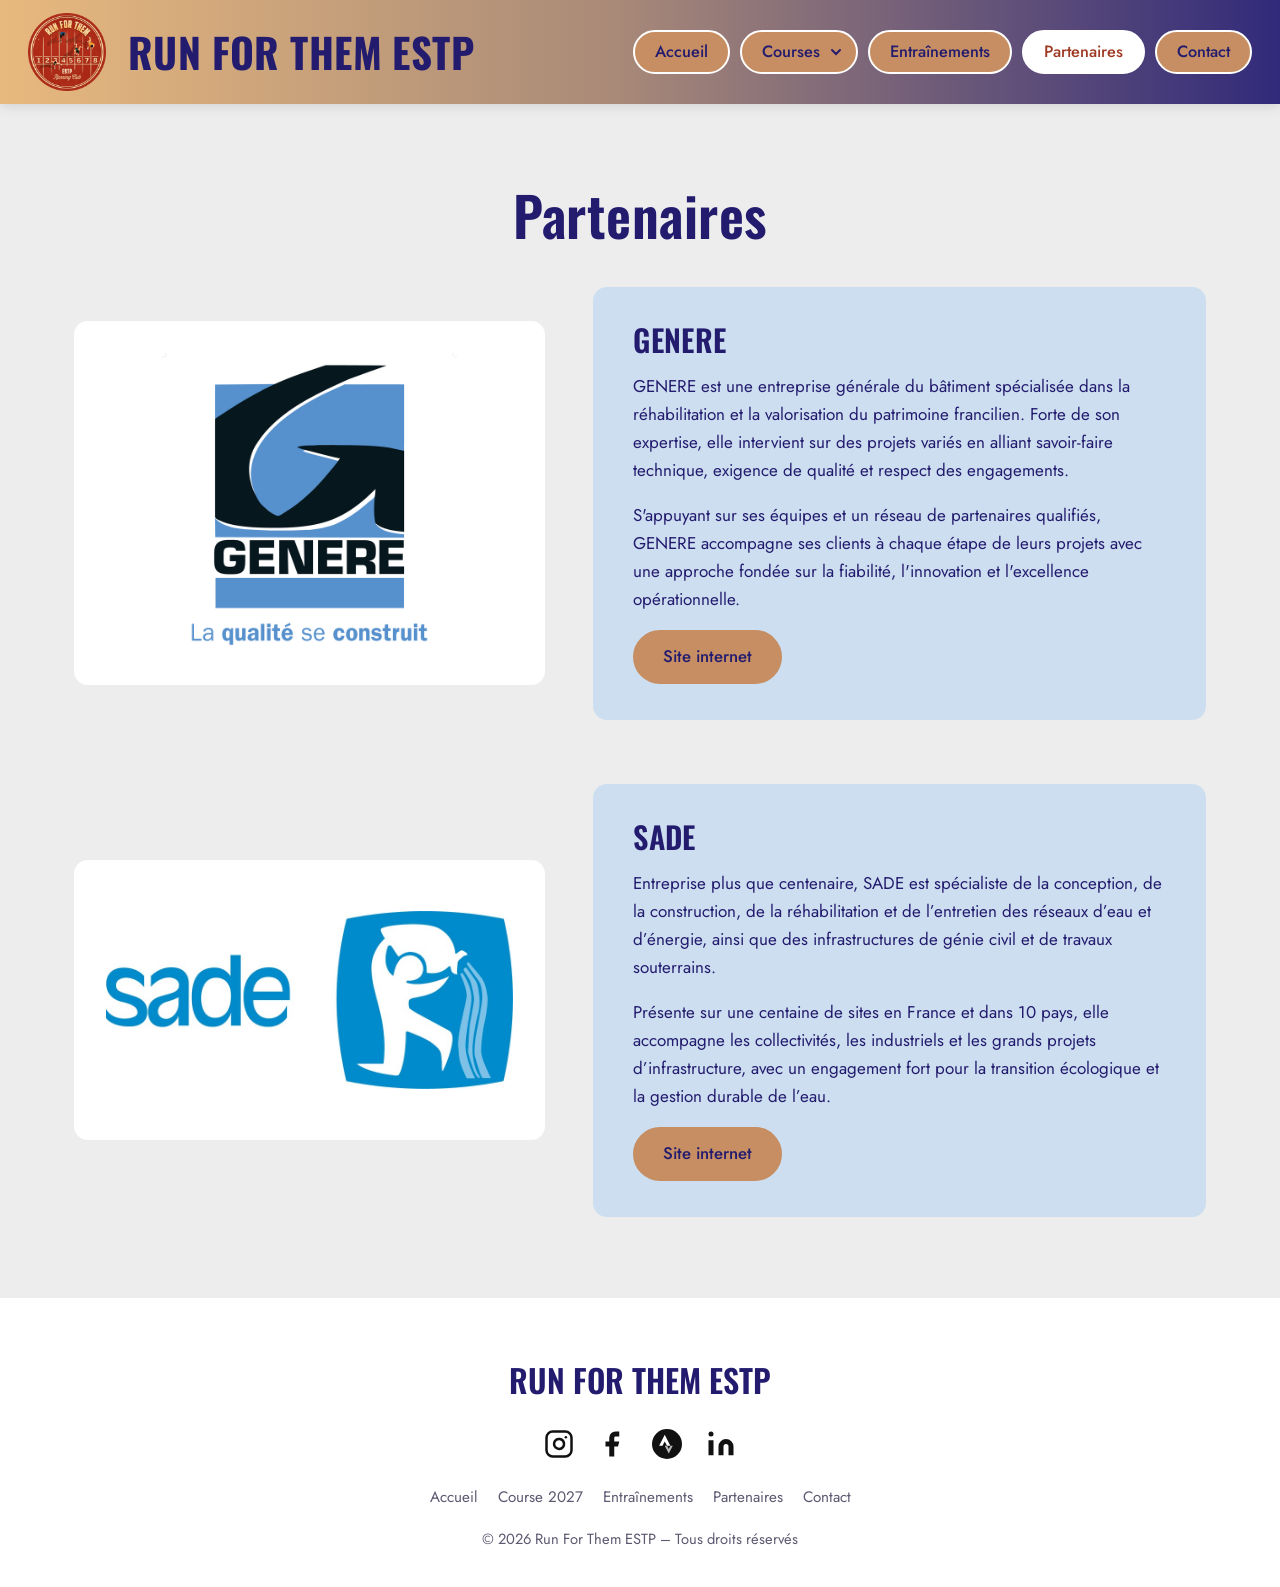
<file: partenaires.html>
<!DOCTYPE html>
<html lang="fr">
<head>
  <meta charset="utf-8">
  <meta name="viewport" content="width=device-width, initial-scale=1">
  <title>Partenaires – Run For Them ESTP</title>
  <meta name="description" content="Les partenaires de la Run For Them : GENERE, entreprise générale du bâtiment, et SADE, spécialiste des réseaux et infrastructures.">
  <meta property="og:type" content="website">
  <meta property="og:site_name" content="Run For Them ESTP">
  <meta property="og:title" content="Partenaires – Run For Them ESTP">
  <meta property="og:description" content="Les partenaires de la Run For Them : GENERE, entreprise générale du bâtiment, et SADE, spécialiste des réseaux et infrastructures.">
  <link rel="canonical" href="https://runforthem.fr/partenaires.html">
  <meta property="og:url" content="https://runforthem.fr/partenaires.html">
  <meta property="og:locale" content="fr_FR">
  <meta property="og:image" content="https://runforthem.fr/assets/img/partage-run-for-them.jpg">
  <meta property="og:image:width" content="1200">
  <meta property="og:image:height" content="630">
  <meta name="twitter:card" content="summary_large_image">
  <meta name="twitter:title" content="Partenaires – Run For Them ESTP">
  <meta name="twitter:description" content="Les partenaires de la Run For Them : GENERE, entreprise générale du bâtiment, et SADE, spécialiste des réseaux et infrastructures.">
  <meta name="twitter:image" content="https://runforthem.fr/assets/img/partage-run-for-them.jpg">
  <meta name="theme-color" content="#231c6e">
  <link rel="icon" type="image/png" href="assets/img/favicon.png">
  <link rel="apple-touch-icon" href="assets/img/apple-touch-icon.png">
  <link rel="preconnect" href="https://fonts.googleapis.com">
  <link rel="preconnect" href="https://fonts.gstatic.com" crossorigin>
  <link href="https://fonts.googleapis.com/css2?family=Jost:wght@400;500;600&family=Oswald:wght@500;600;700&display=swap" rel="stylesheet">
  <link rel="stylesheet" href="assets/css/style.css">
</head>
<body>
  <a class="lien-evitement" href="#contenu">Aller au contenu</a>

  <!-- ===== EN-TÊTE (identique sur toutes les pages) ===== -->
  <header class="entete">
    <div class="entete__barre">
      <a class="marque" href="index.html">
        <img src="assets/img/logo-rft.png" alt="" width="480" height="480">
        <span>RUN FOR THEM ESTP</span>
      </a>
      <button class="burger" type="button" aria-expanded="false" aria-controls="navigation" aria-label="Ouvrir le menu">
        <svg viewBox="0 0 24 24" fill="none" stroke="currentColor" stroke-width="2.4" stroke-linecap="round" aria-hidden="true"><path d="M3 6h18M3 12h18M3 18h18"/></svg>
      </button>
    <nav class="nav" id="navigation" aria-label="Menu principal">
      <ul>
        <li><a href="index.html">Accueil</a></li>
        <li class="nav__item-sous">
          <div class="nav__groupe">
            <a href="course-2027.html">Courses</a>
            <button class="nav__sous-bouton" type="button" aria-expanded="false" aria-controls="sous-menu-course" aria-label="Afficher les éditions"><svg class="nav__fleche" viewBox="0 0 12 12" aria-hidden="true"><path d="M2 4l4 4 4-4" fill="none" stroke="currentColor" stroke-width="2" stroke-linecap="round"/></svg></button>
          </div>
          <ul class="nav__sous-menu" id="sous-menu-course">
            <li><a href="course-2027.html">Run For Them Édition 2027</a></li>
            <li><a href="edition-2026.html">Run For Them Édition 2026</a></li>
          </ul>
        </li>
        <li><a href="entrainements.html">Entraînements</a></li>
        <li><a href="partenaires.html" aria-current="page">Partenaires</a></li>
        <li><a href="contact.html">Contact</a></li>
      </ul>
    </nav>
    </div>
  </header>

  <main id="contenu">
    <section class="section section--gris">
      <div class="conteneur">
        <div class="intro">
          <h1>Partenaires</h1>
          <p class="chapeau"></p>
        </div>

        <article class="partenaire">
          <div class="partenaire__logo"><img src="assets/img/genere.png" alt="Logo GENERE – La qualité se construit" width="700" height="712" loading="lazy" decoding="async"></div>
          <div class="partenaire__texte">
            <h2>GENERE</h2>
            <p>GENERE est une entreprise générale du bâtiment spécialisée dans la réhabilitation et la valorisation du patrimoine francilien. Forte de son expertise, elle intervient sur des projets variés en alliant savoir-faire technique, exigence de qualité et respect des engagements.</p>
            <p>S'appuyant sur ses équipes et un réseau de partenaires qualifiés, GENERE accompagne ses clients à chaque étape de leurs projets avec une approche fondée sur la fiabilité, l'innovation et l'excellence opérationnelle.</p>
            <a class="bouton" href="https://www.genere.fr/" target="_blank" rel="noopener">Site internet</a>
          </div>
        </article>

        <article class="partenaire">
          <div class="partenaire__logo"><img src="assets/img/sade.jpg" alt="Logo SADE" width="900" height="392" loading="lazy" decoding="async"></div>
          <div class="partenaire__texte">
            <h2>SADE</h2>
            <p>Entreprise plus que centenaire, SADE est spécialiste de la conception, de la construction, de la réhabilitation et de l’entretien des réseaux d’eau et d’énergie, ainsi que des infrastructures de génie civil et de travaux souterrains.</p>
            <p>Présente sur une centaine de sites en France et dans 10 pays, elle accompagne les collectivités, les industriels et les grands projets d’infrastructure, avec un engagement fort pour la transition écologique et la gestion durable de l’eau.</p>
            <a class="bouton" href="https://www.sade-cgth.fr/" target="_blank" rel="noopener">Site internet</a>
          </div>
        </article>
      </div>
    </section>
  </main>

  <!-- ===== PIED DE PAGE (identique sur toutes les pages) ===== -->
  <footer class="pied">
    <div class="conteneur">
      <p class="pied__titre">RUN FOR THEM ESTP</p>
      <ul class="reseaux"><li><a href="https://www.instagram.com/rft_estp/" target="_blank" rel="noopener" aria-label="Instagram (nouvel onglet)"><svg viewBox="0 0 24 24" fill="none" stroke="currentColor" stroke-width="2" stroke-linecap="round" stroke-linejoin="round" aria-hidden="true"><rect x="2" y="2" width="20" height="20" rx="5"/><path d="M16 11.37A4 4 0 1 1 12.63 8 4 4 0 0 1 16 11.37z"/><line x1="17.5" y1="6.5" x2="17.51" y2="6.5"/></svg></a></li><li><a href="https://www.facebook.com/asso.runforthem.etp" target="_blank" rel="noopener" aria-label="Facebook (nouvel onglet)"><svg viewBox="0 0 24 24" fill="currentColor" aria-hidden="true"><path d="M17 2h-3a5 5 0 0 0-5 5v3H6v4h3v8h4v-8h3l1-4h-4V7a1 1 0 0 1 1-1h3z"/></svg></a></li><li><a href="https://strava.app.link/EHk4rvhUuDb" target="_blank" rel="noopener" aria-label="Strava (nouvel onglet)"><svg viewBox="0 0 24 24" aria-hidden="true"><circle cx="12" cy="12" r="12" fill="currentColor"/><polygon fill="#fff" points="10.2,4.6 5.7,13.4 8.4,13.4 10.2,9.9 12,13.4 14.7,13.4"/><polygon fill="#fff" fill-opacity="0.7" points="14.7,13.4 13.4,16 12.1,13.4 10.2,13.4 13.4,19.6 16.6,13.4"/></svg></a></li><li><a href="https://www.linkedin.com/company/runforthem/?viewAsMember=true" target="_blank" rel="noopener" aria-label="LinkedIn (nouvel onglet)"><svg viewBox="0 0 24 24" fill="currentColor" aria-hidden="true"><path d="M16 8a6 6 0 0 1 6 6v7h-4v-7a2 2 0 0 0-4 0v7h-4v-7a6 6 0 0 1 6-6z"/><rect x="2" y="9" width="4" height="12"/><circle cx="4" cy="4" r="2"/></svg></a></li></ul>
      <ul class="pied__liens">
        <li><a href="index.html">Accueil</a></li>
        <li><a href="course-2027.html">Course 2027</a></li>
        <li><a href="entrainements.html">Entraînements</a></li>
        <li><a href="partenaires.html">Partenaires</a></li>
        <li><a href="contact.html">Contact</a></li>
      </ul>
      <p class="pied__copyright">© 2026 Run For Them ESTP – Tous droits réservés</p>
    </div>
  </footer>

  <script src="assets/js/menu.js"></script>
</body>
</html>
</file>
<file: assets/css/style.css>
/* =========================================================
   RUN FOR THEM ESTP — Feuille de style commune
   ---------------------------------------------------------
   Pour changer une couleur sur tout le site, modifiez
   uniquement les variables ci-dessous (section :root).
   ========================================================= */

:root {
  /* Couleurs de la charte (reprises du site Wix) */
  --indigo: #231c6e;        /* titres, menu, textes forts */
  --indigo-fonce: #312a7a;  /* fin du dégradé de l'en-tête */
  --sable: #e8b97e;         /* début du dégradé de l'en-tête */
  --caramel: #c68e62;       /* boutons du menu, boutons */
  --rouille: #9e3a24;       /* bouton actif, accents */
  --rouge-logo: #a82a1c;    /* fond du logo officiel */
  --orange: #b5673a;        /* bouton principal */
  --creme: #f1f2e2;         /* fond section Fondation */
  --peche: #f7e5d7;         /* fond bloc Contact */
  --bleu-pale: #cddef0;     /* cartes partenaires */
  --lavande: #9794ae;       /* fond section Entraînements */
  --gris: #ededed;          /* fonds neutres */
  --texte: #2a2740;         /* texte courant */
  --texte-doux: #5c5970;    /* texte secondaire */
  --blanc: #ffffff;

  /* Polices */
  --police-titre: "Oswald", "Arial Narrow", sans-serif;
  --police-texte: "Jost", "Futura", "Avenir", system-ui, sans-serif;

  /* Mise en page */
  --largeur-max: 1180px;
  --rayon: 14px;
  --ombre: 0 6px 24px rgba(35, 28, 110, 0.12);
}

/* ---------- Base ---------- */
*, *::before, *::after { box-sizing: border-box; }
html { scroll-behavior: smooth; }
body {
  margin: 0;
  background: var(--blanc);
  color: var(--texte);
  font-family: var(--police-texte);
  font-size: 1.0625rem;
  line-height: 1.65;
  -webkit-font-smoothing: antialiased;
}
img { max-width: 100%; height: auto; display: block; }
a { color: var(--indigo); }
a:hover { color: var(--rouille); }
h1, h2, h3, h4 {
  font-family: var(--police-titre);
  color: var(--indigo);
  font-weight: 600;
  line-height: 1.15;
  margin: 0 0 0.6em;
  letter-spacing: 0.01em;
}
h1 { font-size: clamp(2.1rem, 5vw, 3.4rem); }
h2 { font-size: clamp(1.7rem, 3.6vw, 2.5rem); }
h3 { font-size: clamp(1.25rem, 2.4vw, 1.6rem); }
p { margin: 0 0 1em; }
:focus-visible { outline: 3px solid var(--rouille); outline-offset: 3px; }

.conteneur {
  width: 100%;
  max-width: var(--largeur-max);
  margin: 0 auto;
  padding: 0 24px;
}
.centre { text-align: center; }
.visuellement-cache {
  position: absolute; width: 1px; height: 1px; overflow: hidden;
  clip: rect(0 0 0 0); white-space: nowrap;
}
.lien-evitement {
  position: absolute; left: -999px; top: 8px; z-index: 100;
  background: var(--blanc); padding: 8px 14px; border-radius: 8px;
}
.lien-evitement:focus { left: 8px; }

/* ---------- En-tête ---------- */
.entete {
  background: linear-gradient(90deg, var(--sable) 0%, #a98a78 48%, var(--indigo-fonce) 100%);
  position: sticky; top: 0; z-index: 50;
  box-shadow: 0 2px 12px rgba(0, 0, 0, 0.12);
}
.entete__barre {
  display: flex; align-items: center; justify-content: space-between;
  gap: 20px; min-height: 104px;
  max-width: 1400px; margin: 0 auto; padding: 10px 28px;
}
.marque {
  display: flex; align-items: center; gap: 22px;
  text-decoration: none; color: var(--indigo);
}
.marque img { width: 78px; height: 78px; flex-shrink: 0; }
.marque span {
  font-family: var(--police-titre); font-weight: 700;
  font-size: clamp(1.4rem, 3.2vw, 2.6rem); letter-spacing: 0.01em;
  line-height: 1; white-space: nowrap;
}
.marque:hover { color: var(--indigo); }

.nav ul { list-style: none; margin: 0; padding: 0; }
.nav > ul { display: flex; gap: 10px; align-items: center; }
.nav a, .nav button.nav__sous-bouton {
  display: inline-flex; align-items: center; gap: 6px;
  font-family: var(--police-texte); font-size: 1.02rem; font-weight: 500;
  color: var(--indigo); text-decoration: none;
  background: var(--caramel); border: 2px solid var(--blanc);
  border-radius: 999px; padding: 7px 20px; cursor: pointer;
  transition: background 0.2s, color 0.2s;
  white-space: nowrap;
}
.nav a:hover, .nav button.nav__sous-bouton:hover { background: #d9a57c; color: var(--indigo); }
.nav a[aria-current="page"] {
  background: var(--blanc); color: var(--rouille);
}
.nav__groupe {
  display: flex; align-items: center;
  background: var(--caramel); border: 2px solid var(--blanc); border-radius: 999px;
  transition: background 0.2s;
}
.nav__groupe:hover { background: #d9a57c; }
.nav .nav__groupe > a, .nav .nav__groupe > button.nav__sous-bouton {
  background: transparent; border: none; border-radius: 999px;
}
.nav .nav__groupe > a { padding: 7px 4px 7px 20px; }
.nav .nav__groupe > button.nav__sous-bouton { padding: 7px 14px 7px 6px; }
.nav .actif > .nav__groupe { background: var(--blanc); }
.nav .actif > .nav__groupe > a, .nav .actif > .nav__groupe > button.nav__sous-bouton { background: transparent; color: var(--rouille); }
.nav__fleche { width: 12px; height: 12px; transition: transform 0.2s; }
.nav__item-sous { position: relative; }
.nav__sous-menu {
  display: none; position: absolute; top: calc(100% + 8px); left: 0;
  min-width: 230px; background: var(--blanc); border-radius: 12px;
  box-shadow: var(--ombre); padding: 8px;
}
.nav__sous-menu a {
  display: block; background: none; border: none; border-radius: 8px;
  padding: 9px 14px; color: var(--indigo);
}
.nav__sous-menu a:hover, .nav__sous-menu a[aria-current="page"] {
  background: var(--peche); color: var(--rouille);
}
.nav__item-sous.ouvert .nav__sous-menu { display: block; }
.nav__item-sous.ouvert .nav__fleche { transform: rotate(180deg); }
@media (hover: hover) and (min-width: 1081px) {
  .nav__item-sous:hover .nav__sous-menu { display: block; }
  .nav__item-sous:hover .nav__fleche { transform: rotate(180deg); }
  .nav__sous-menu::before { content: ""; position: absolute; top: -10px; left: 0; right: 0; height: 10px; }
}

.burger {
  display: none; background: var(--blanc); border: none; border-radius: 12px;
  width: 48px; height: 48px; cursor: pointer; color: var(--indigo);
  align-items: center; justify-content: center;
}
.burger svg { width: 26px; height: 26px; }

@media (max-width: 1080px) {
  .entete__barre { min-height: 80px; padding: 10px 16px; }
  .marque img { width: 58px; height: 58px; }
  .marque { gap: 14px; }
  .burger { display: inline-flex; }
  .nav {
    display: none; position: absolute; left: 0; right: 0; top: 100%;
    background: var(--indigo-fonce); padding: 16px;
    max-height: calc(100vh - 80px); overflow-y: auto;
    box-shadow: 0 12px 24px rgba(0, 0, 0, 0.2);
  }
  .nav.ouvert { display: block; }
  .nav > ul { flex-direction: column; align-items: stretch; gap: 10px; }
  .nav a, .nav button.nav__sous-bouton { justify-content: center; width: 100%; padding: 11px 20px; font-size: 1.08rem; }
  .nav .nav__groupe > a { flex: 1; padding: 11px 4px 11px 52px; }
  .nav .nav__groupe > button.nav__sous-bouton { width: auto; padding: 11px 20px; }
  .nav__sous-menu { position: static; box-shadow: none; margin-top: 8px; background: rgba(255, 255, 255, 0.08); }
  .nav__sous-menu a { color: var(--blanc); text-align: center; }
  .nav__sous-menu a:hover, .nav__sous-menu a[aria-current="page"] { background: var(--blanc); color: var(--rouille); }
}
@media (max-width: 420px) {
  .marque span { font-size: 1.2rem; }
  .marque img { width: 48px; height: 48px; }
}

/* ---------- Sections génériques ---------- */
.section { padding: 80px 0; }
.section--creme { background: var(--creme); }
.section--peche { background: var(--peche); }
.section--gris { background: var(--gris); }
.section--lavande { background: var(--lavande); }
.section--indigo { background: var(--indigo); color: var(--blanc); }
.section--indigo h2, .section--indigo h3 { color: var(--blanc); }
.intro { max-width: 760px; margin: 0 auto 40px; text-align: center; }
.chapeau { font-size: 1.2rem; color: var(--texte); }

.bouton {
  display: inline-block; font-family: var(--police-texte); font-weight: 500;
  font-size: 1.05rem; text-decoration: none; text-align: center;
  background: var(--caramel); color: var(--indigo);
  border: 2px solid var(--caramel); border-radius: 999px;
  padding: 11px 28px; transition: background 0.2s, color 0.2s, border-color 0.2s;
}
.bouton:hover { background: var(--indigo); border-color: var(--indigo); color: var(--blanc); }
.bouton--orange { background: var(--orange); border-color: var(--orange); color: var(--blanc); border-radius: 4px; }
.bouton--orange:hover { background: var(--rouille); border-color: var(--rouille); }
.bouton--contour { background: transparent; color: var(--indigo); border-color: var(--indigo); }
.groupe-boutons { display: flex; flex-wrap: wrap; gap: 14px; justify-content: center; }

/* Bandeau photo pleine largeur */
.bandeau {
  position: relative; min-height: 420px; display: flex; align-items: flex-end;
  background-size: cover; background-position: center; color: var(--blanc);
}
.bandeau::after {
  content: ""; position: absolute; inset: 0;
  background: linear-gradient(180deg, rgba(35, 28, 110, 0) 35%, rgba(35, 28, 110, 0.75) 100%);
}
.bandeau__contenu { position: relative; z-index: 1; padding-bottom: 48px; }
.bandeau h1 { color: var(--blanc); margin: 0; text-shadow: 0 2px 16px rgba(0, 0, 0, 0.35); }
.bandeau p { font-size: 1.25rem; margin: 6px 0 0; text-shadow: 0 1px 8px rgba(0, 0, 0, 0.4); }
.bandeau--court { min-height: 300px; }

/* ---------- Accueil : héros ---------- */
.heros {
  position: relative; background-size: cover; background-position: center 40%;
  padding: 110px 0;
}
.heros__panneau {
  position: relative; max-width: 1000px; margin: 0 auto;
  background: rgba(49, 42, 122, 0.82); color: var(--blanc);
  display: grid; grid-template-columns: 1.25fr 1fr auto; align-items: center; gap: 32px;
  padding: 56px 48px 56px 64px;
}
.heros__panneau h1, .heros__panneau h2 { color: var(--blanc); }
.heros__texte { text-align: center; font-size: 1.12rem; }
.heros__logo img { width: 100%; max-width: 330px; margin: 0 auto; filter: drop-shadow(0 8px 20px rgba(0,0,0,0.3)); }
.heros__vertical {
  writing-mode: vertical-rl; font-family: var(--police-titre); font-weight: 700;
  font-size: 3rem; color: var(--indigo); letter-spacing: 0.05em; line-height: 1;
  opacity: 0.9; align-self: stretch; text-align: center; user-select: none;
}
@media (max-width: 860px) {
  .heros { padding: 40px 0; }
  .heros__panneau { grid-template-columns: 1fr; padding: 40px 24px; margin: 0 16px; gap: 24px; }
  .heros__logo { order: -1; }
  .heros__logo img { max-width: 200px; }
  .heros__vertical { display: none; }
}

/* Bloc texte + image */
.duo { display: grid; grid-template-columns: 1fr 1fr; gap: 56px; align-items: center; }
.duo--inverse .duo__media { order: 2; }
.duo__media img { width: 100%; border-radius: var(--rayon); box-shadow: var(--ombre); }
.duo__media--rond img { border-radius: 50%; aspect-ratio: 1; object-fit: contain; background: var(--blanc); padding: 8%; box-shadow: none; max-width: 460px; margin: 0 auto; }
@media (max-width: 860px) {
  .duo { grid-template-columns: 1fr; gap: 32px; }
  .duo--inverse .duo__media { order: 0; }
}

/* Section Fondation du Souffle */
.fondation__texte { text-align: center; color: var(--indigo); font-size: 1.1rem; line-height: 1.85; }
.fondation__texte .bouton { margin-top: 10px; }

/* ---------- Galerie photo ---------- */
.galerie { display: grid; grid-template-columns: repeat(12, 1fr); gap: 12px; }
.galerie figure { margin: 0; overflow: hidden; border-radius: 10px; background: var(--gris); }
.galerie img { width: 100%; height: 100%; object-fit: cover; transition: transform 0.4s; }
.galerie figure:hover img { transform: scale(1.03); }
.galerie .g-large { grid-column: span 12; aspect-ratio: 16 / 5.5; }
.galerie .g-demi { grid-column: span 6; aspect-ratio: 3 / 2; }
.galerie .g-tiers { grid-column: span 4; aspect-ratio: 4 / 3; }
.galerie .g-portrait { grid-column: span 4; aspect-ratio: 3 / 4; }
@media (max-width: 700px) {
  .galerie .g-demi, .galerie .g-tiers, .galerie .g-portrait { grid-column: span 12; }
  .galerie .g-large { aspect-ratio: 16 / 9; }
}
.galerie figcaption, .legende { font-size: 0.9rem; color: var(--texte-doux); padding: 8px 4px 0; }

/* ---------- Cartes (Entraînements, parcours) ---------- */
.cartes { display: grid; grid-template-columns: repeat(3, 1fr); gap: 32px; }
.cartes--2 { grid-template-columns: repeat(2, 1fr); }
.carte {
  background: var(--blanc); border-radius: var(--rayon); padding: 28px 26px 30px;
  box-shadow: var(--ombre); text-align: center;
}
.carte h3 { padding-bottom: 12px; border-bottom: 4px solid var(--indigo); margin-bottom: 20px; }
.carte img { width: 100%; aspect-ratio: 1.1; object-fit: cover; border-radius: 10px; border: 3px solid var(--gris); margin-bottom: 18px; }
.carte--carte img { aspect-ratio: auto; object-fit: contain; background: var(--gris); }
.carte p { margin: 0; }
.carte .detail { color: var(--texte-doux); }
@media (max-width: 960px) { .cartes { grid-template-columns: 1fr; max-width: 520px; margin: 0 auto; } .cartes--2 { max-width: 620px; } }

/* Horaires (Entraînements) */
.horaires { display: flex; flex-wrap: wrap; gap: 18px; justify-content: center; margin: 28px 0 10px; }
.horaire {
  background: var(--blanc); border-radius: var(--rayon); padding: 18px 26px;
  box-shadow: var(--ombre); text-align: center; min-width: 240px;
}
.horaire strong { display: block; font-family: var(--police-titre); font-size: 1.5rem; color: var(--indigo); font-weight: 600; }
.horaire span { color: var(--texte-doux); }
.rdv {
  display: inline-flex; align-items: center; gap: 10px; background: var(--indigo); color: var(--blanc);
  border-radius: 999px; padding: 10px 22px; margin-top: 12px;
}
.rdv svg { width: 20px; height: 20px; flex-shrink: 0; }

/* ---------- Pages d'édition ---------- */
.puces-distances { display: flex; flex-wrap: wrap; gap: 12px; justify-content: center; margin: 24px 0 8px; padding: 0; list-style: none; }
.puces-distances li {
  font-family: var(--police-titre); font-size: 1.3rem; font-weight: 500; color: var(--indigo);
  background: var(--blanc); border: 2px solid var(--indigo); border-radius: 999px; padding: 6px 22px;
}
.infos { display: grid; grid-template-columns: repeat(auto-fit, minmax(min(300px, 100%), 1fr)); gap: 24px; }
.info {
  background: var(--blanc); border-radius: var(--rayon); padding: 26px 28px;
  border-top: 5px solid var(--caramel); box-shadow: var(--ombre);
}
.info h3 { margin-bottom: 12px; }
.info ul { margin: 0; padding-left: 1.2em; }
.info li { margin-bottom: 0.6em; }
.info p:last-child, .info ul:last-child { margin-bottom: 0; }
.attention {
  background: var(--peche); border-left: 5px solid var(--rouille); border-radius: 8px;
  padding: 12px 16px; margin-top: 14px; font-size: 0.98rem;
}
.attention strong { color: var(--rouille); }
.lieu { display: grid; grid-template-columns: 1fr auto; gap: 32px; align-items: center; }
.lieu img { border-radius: 10px; box-shadow: var(--ombre); width: 100%; max-width: 340px; }
.lieu > div { min-width: 0; }
.lieu__adresse { font-family: var(--police-titre); font-size: 1.5rem; color: var(--indigo); font-weight: 500; line-height: 1.3; }
@media (max-width: 760px) { .lieu { grid-template-columns: 1fr; } .lieu img { margin: 0 auto; } .info { padding: 22px 20px; } }

.tableau-horaires { width: 100%; border-collapse: collapse; }
.tableau-horaires th, .tableau-horaires td { padding: 8px 4px; border-bottom: 1px solid var(--gris); text-align: left; }
.tableau-horaires td:last-child { text-align: right; font-weight: 600; color: var(--indigo); white-space: nowrap; }

.souvenirs { display: grid; grid-template-columns: repeat(auto-fit, minmax(min(260px, 100%), 1fr)); gap: 32px; align-items: start; }
.souvenir { text-align: center; }
.souvenir img { margin: 0 auto 14px; border-radius: 10px; background: var(--blanc); }
.souvenir--large { grid-column: 1 / -1; }

/* Encadré « Informations à venir » */
.a-venir {
  max-width: 720px; margin: 0 auto; text-align: center;
  background: var(--blanc); border: 3px dashed var(--caramel); border-radius: var(--rayon);
  padding: 36px 28px;
}
.a-venir h2 { margin-bottom: 8px; }
.a-venir p { margin: 0; color: var(--texte-doux); }

/* Médaillon Fondation (page Course 2027) */
.medaillon { width: 170px; height: 170px; border-radius: 50%; background: var(--blanc); padding: 18px; box-shadow: var(--ombre); flex-shrink: 0; }
.medaillon img { width: 100%; height: 100%; object-fit: contain; }
.titre-course { display: flex; align-items: center; justify-content: center; gap: 40px; text-align: left; }
.titre-course > div { max-width: 640px; }
@media (max-width: 760px) { .titre-course { flex-direction: column; text-align: center; gap: 24px; } }

/* ---------- Partenaires ---------- */
.partenaire { display: grid; grid-template-columns: 1fr 1.3fr; gap: 48px; align-items: center; margin-bottom: 64px; }
.partenaire:last-child { margin-bottom: 0; }
.partenaire__logo { background: var(--blanc); border-radius: var(--rayon); padding: 32px; display: flex; align-items: center; justify-content: center; min-height: 280px; }
.partenaire__logo img { max-height: 300px; width: auto; }
.partenaire__texte { background: var(--bleu-pale); border-radius: var(--rayon); padding: 36px 40px; color: var(--indigo); }
.partenaire__texte h2 { font-size: 1.9rem; margin-bottom: 14px; }
@media (max-width: 860px) {
  .partenaire { grid-template-columns: 1fr; gap: 20px; }
  .partenaire__logo { min-height: 0; }
  .partenaire__logo img { max-height: 200px; }
  .partenaire__texte { padding: 28px 24px; }
}

/* ---------- Contact ---------- */
.contact-bloc { background: var(--peche); padding: 56px 64px; }
.contact-grille { display: grid; grid-template-columns: 1.4fr 1fr; gap: 40px; margin-top: 24px; }
.contact-bloc h3 { font-size: 1.35rem; margin-bottom: 8px; }
.contact-email { font-size: 1.25rem; word-break: break-word; }
.contact-bloc .bouton { margin-top: 18px; }
@media (max-width: 760px) {
  .contact-bloc { padding: 36px 22px; }
  .contact-grille { grid-template-columns: 1fr; }
}

/* ---------- Réseaux sociaux ---------- */
.reseaux { display: flex; gap: 14px; list-style: none; padding: 0; margin: 0; align-items: center; }
.reseaux a { display: inline-flex; width: 40px; height: 40px; align-items: center; justify-content: center; color: #111; border-radius: 50%; transition: color 0.2s, transform 0.2s; }
.reseaux a:hover { color: var(--rouille); transform: translateY(-2px); }
.reseaux svg { width: 30px; height: 30px; }

/* ---------- Pied de page ---------- */
.pied { background: var(--blanc); padding: 56px 0 36px; text-align: center; border-top: 1px solid var(--gris); }
.pied__titre { font-family: var(--police-titre); font-weight: 600; color: var(--indigo); font-size: 2rem; margin: 0 0 18px; }
.pied .reseaux { justify-content: center; margin-bottom: 18px; }
.pied__copyright { font-size: 0.92rem; color: var(--texte-doux); margin: 0; }
.pied__liens { display: flex; flex-wrap: wrap; justify-content: center; gap: 6px 20px; list-style: none; padding: 0; margin: 0 0 16px; font-size: 0.95rem; }
.pied__liens a { color: var(--texte-doux); text-decoration: none; }
.pied__liens a:hover { color: var(--rouille); text-decoration: underline; }
</file>
